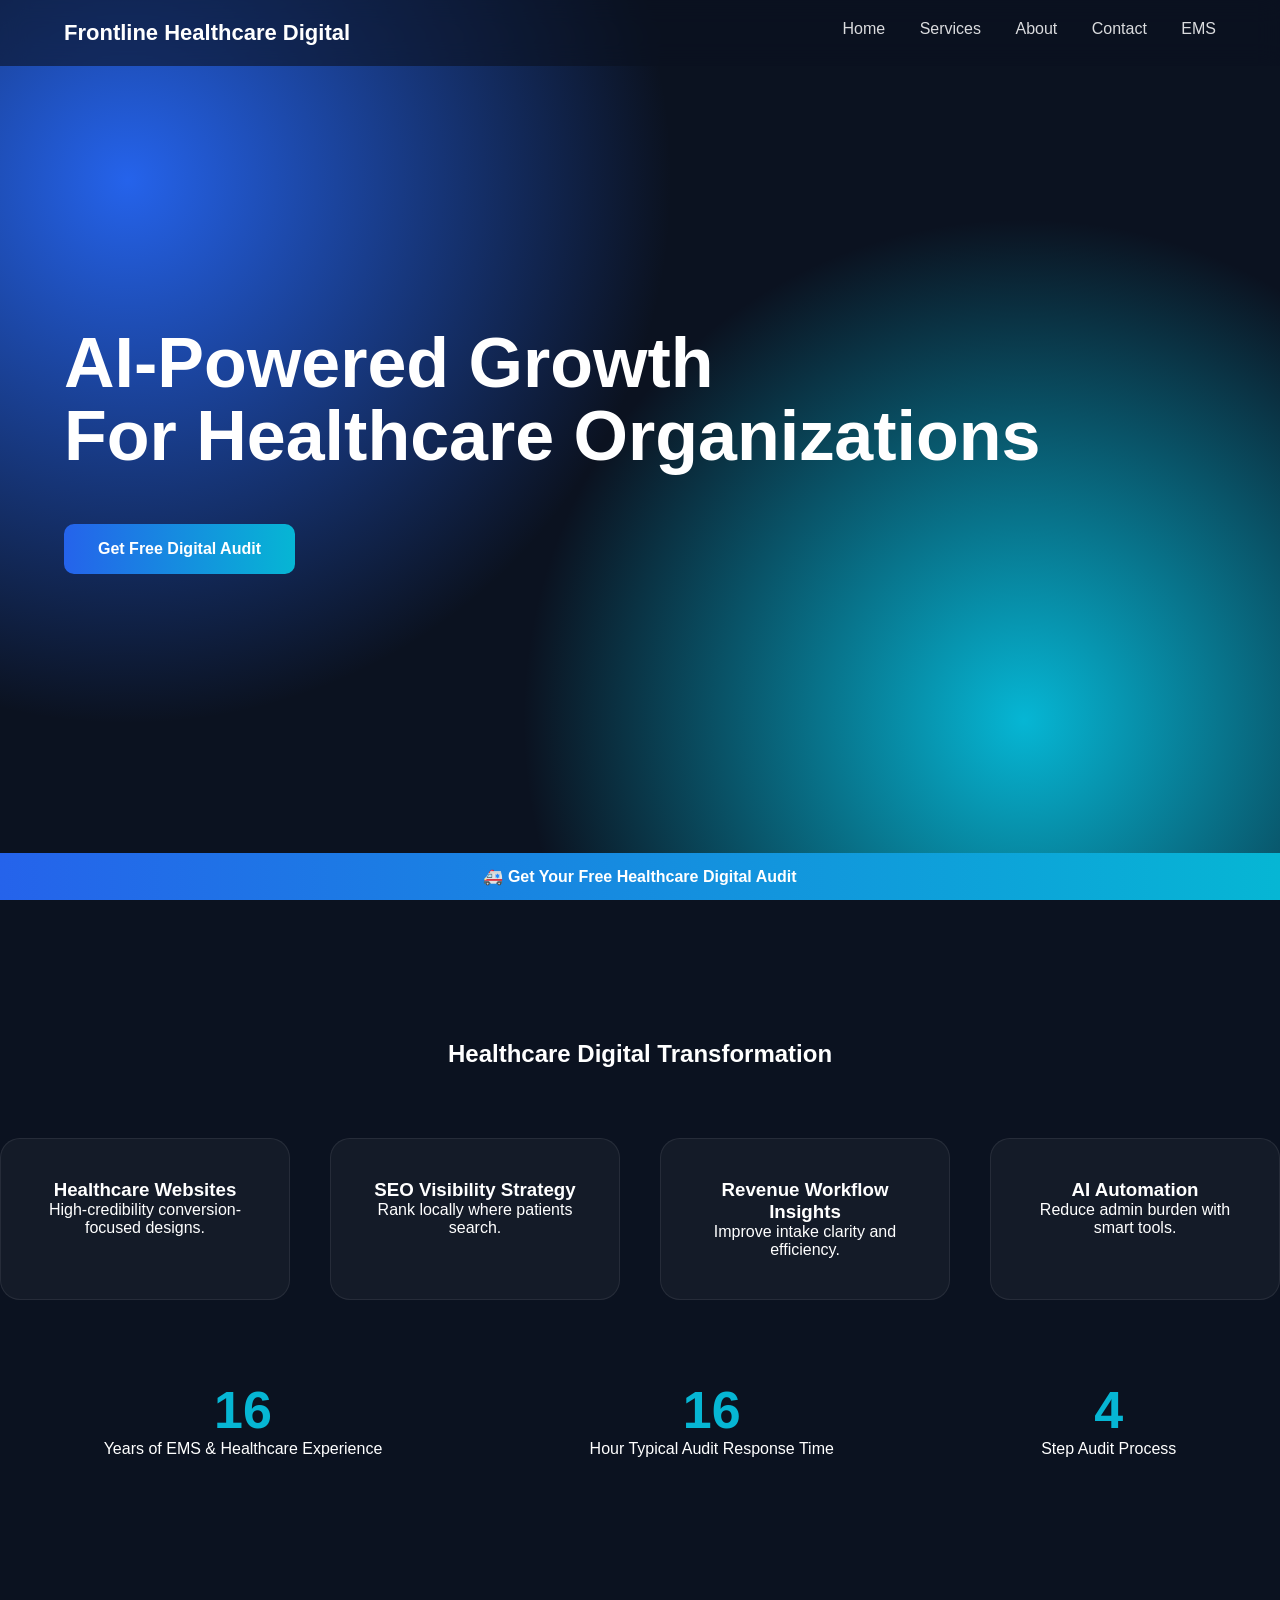
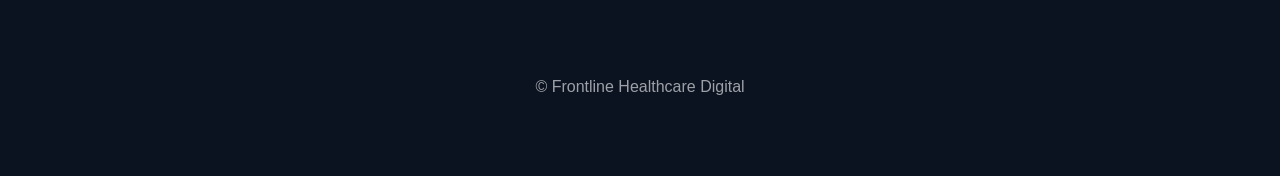
<file: index.html>
<!DOCTYPE html>
<html>
<head>
<title>Home | Frontline Healthcare Digital</title>
<link rel="stylesheet" href="style.css">
<script defer src="script.js"></script>
</head>

<body>

<nav>
<div class="container">
<span class="logo">Frontline Healthcare Digital</span>

<ul>
<li><a href="index.html">Home</a></li>
<li><a href="services.html">Services</a></li>
<li><a href="about.html">About</a></li>
<li><a href="contact.html">Contact</a></li>
 <li><a href="ems.html">EMS</a></li>
</ul>
</div>
</nav>

<section class="hero">
<div class="container">

<h1>AI-Powered Growth<br>For Healthcare Organizations</h1>

<a class="btn" href="contact.html">Get Free Digital Audit</a>

</div>
</section>

<section class="section center">

<h2>Healthcare Digital Transformation</h2>

<div class="services">

<div class="card">
<h3>Healthcare Websites</h3>
<p>High-credibility conversion-focused designs.</p>
</div>

<div class="card">
<h3>SEO Visibility Strategy</h3>
<p>Rank locally where patients search.</p>
</div>

<div class="card">
<h3>Revenue Workflow Insights</h3>
<p>Improve intake clarity and efficiency.</p>
</div>

<div class="card">
<h3>AI Automation</h3>
<p>Reduce admin burden with smart tools.</p>
</div>

</div>

<div class="metrics">

<div class="metric">
<h2 class="count" data-target="30">0</h2>
<p>Years of EMS & Healthcare Experience</p>
</div>

<div class="metric">
<h2 class="count" data-target="24">0</h2>
<p>Hour Typical Audit Response Time</p>
</div>

<div class="metric">
<h2 class="count" data-target="4">0</h2>
<p>Step Audit Process</p>
</div>

</div>

</section>

<footer>
© Frontline Healthcare Digital
</footer>

<div class="ribbon">
<a href="contact.html">🚑 Get Your Free Healthcare Digital Audit</a>
</div>

</body>
</html>
</file>
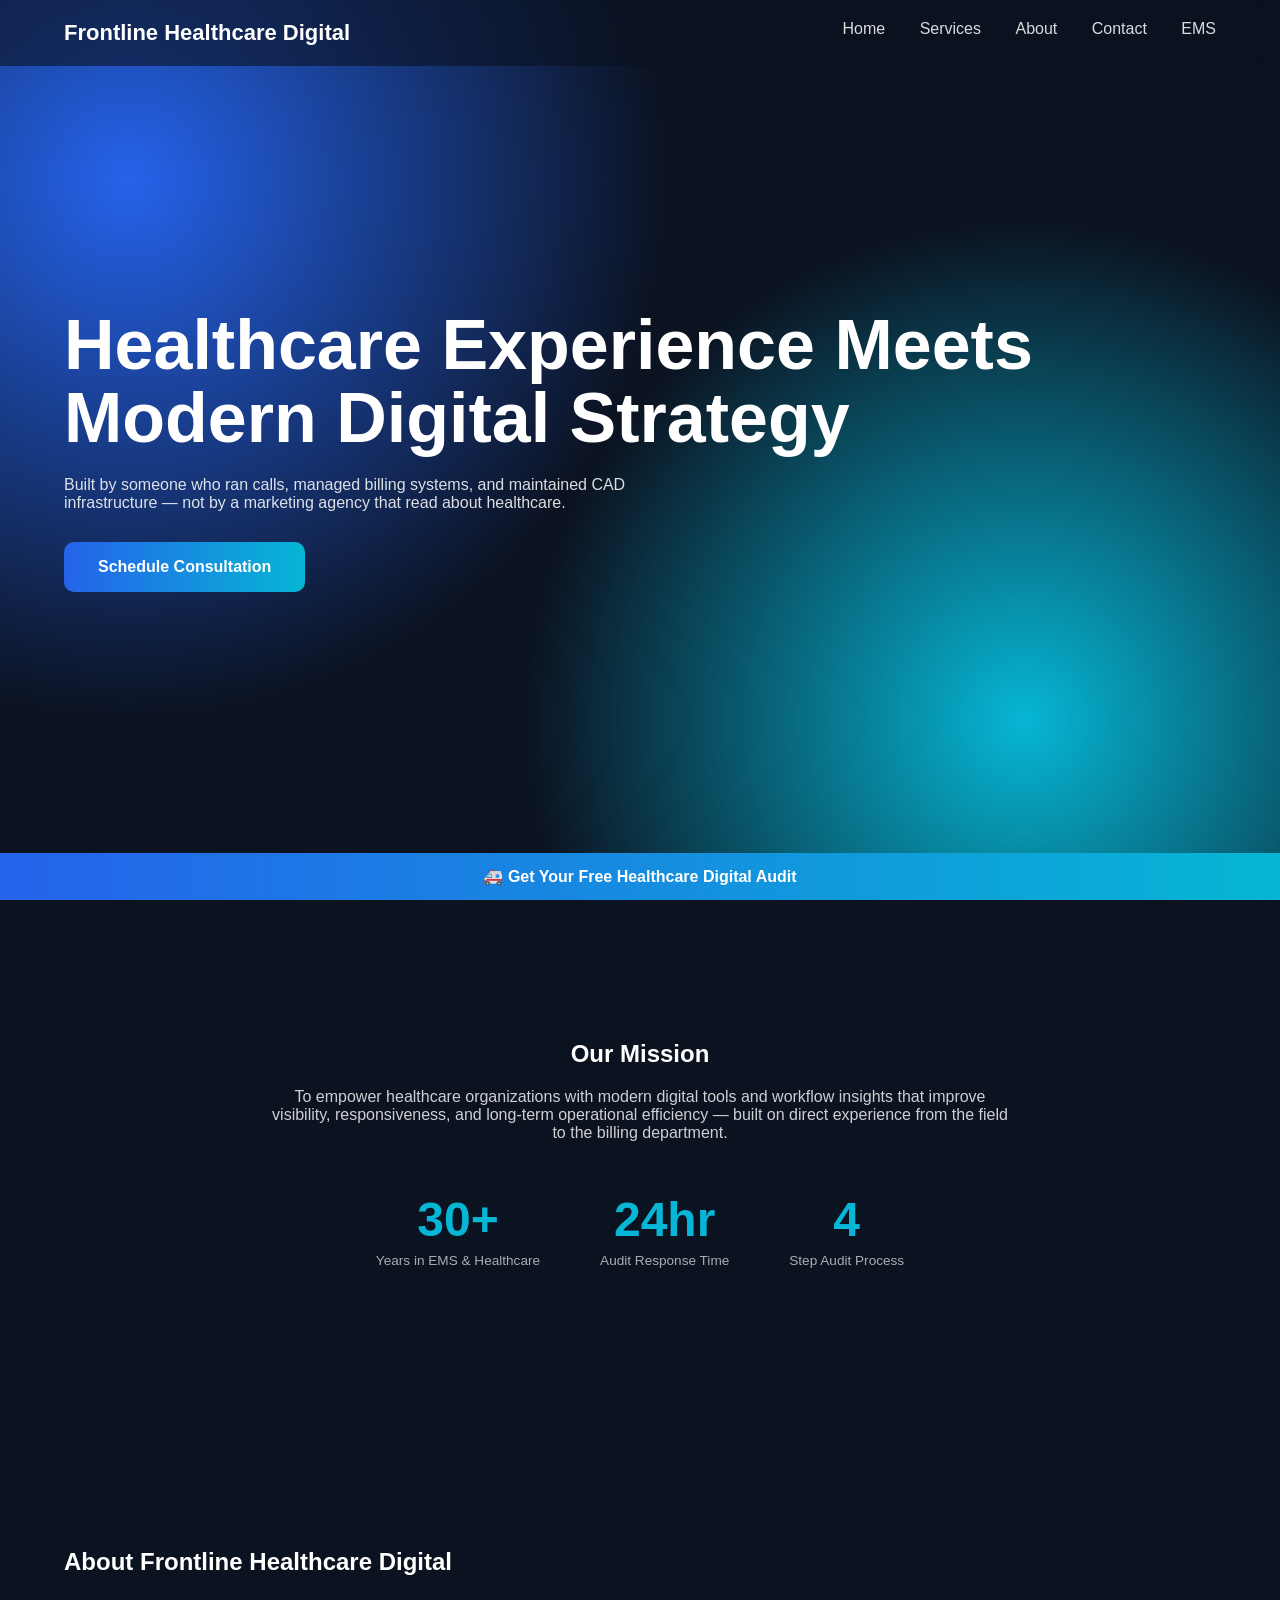
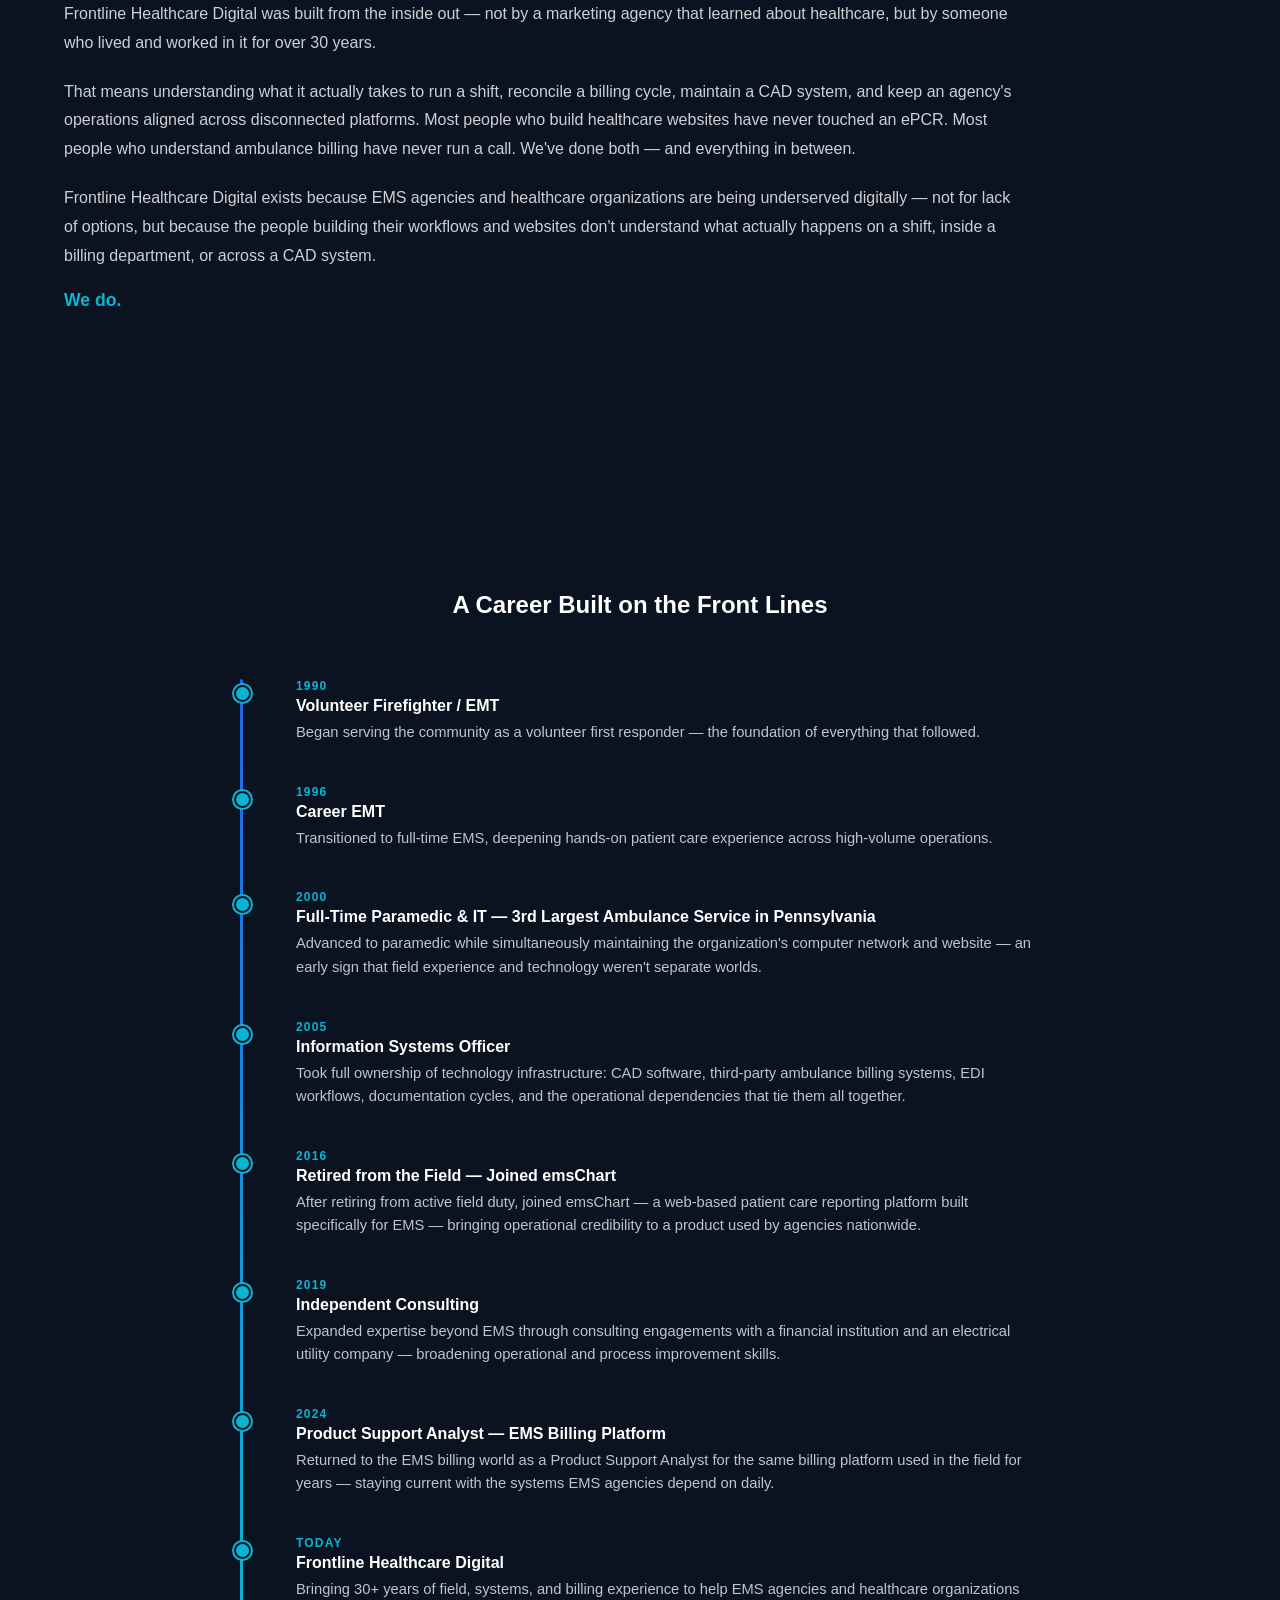
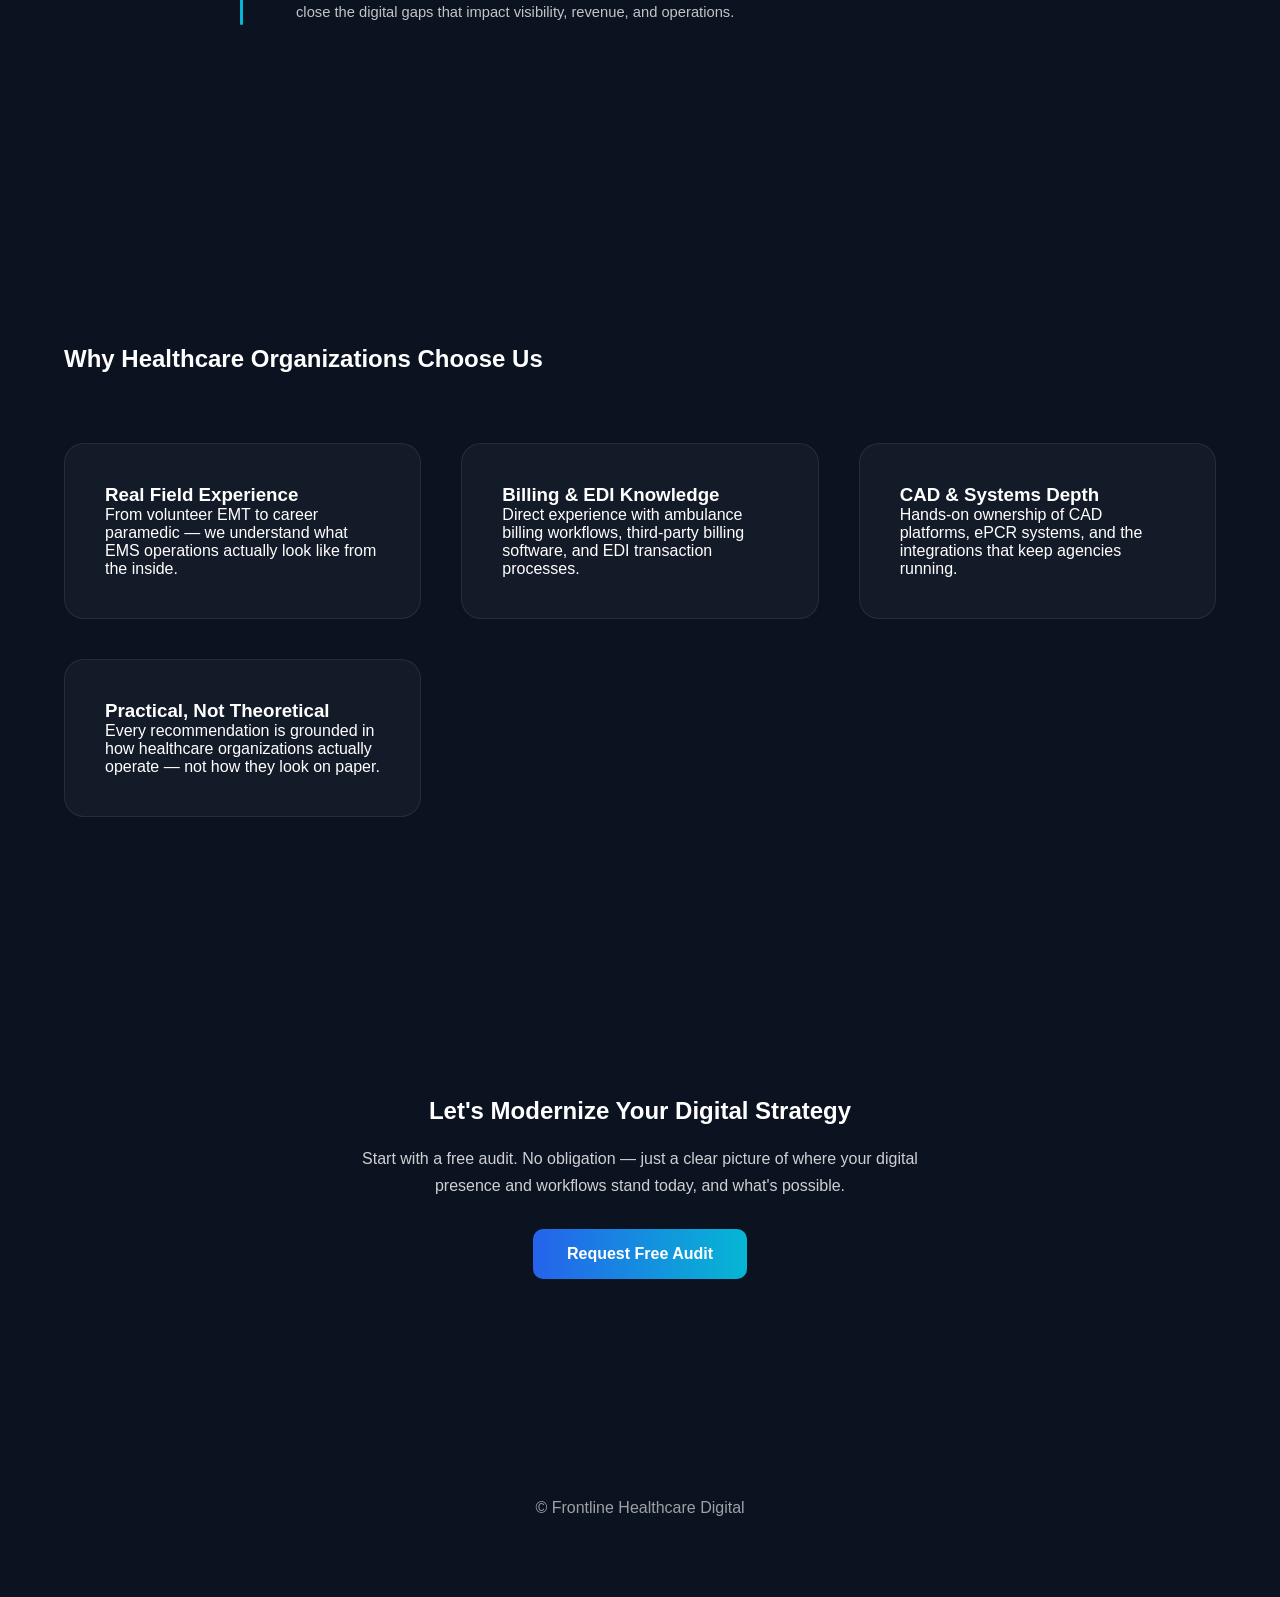
<file: about.html>
<!DOCTYPE html>
<html>
<head>
<title>About | Frontline Healthcare Digital</title>
<link rel="stylesheet" href="style.css">
<script defer src="script.js"></script>
<style>
/* TIMELINE */
.timeline {
  max-width: 800px;
  margin: 60px auto 0;
  position: relative;
  padding-left: 32px;
}

.timeline::before {
  content: '';
  position: absolute;
  left: 0;
  top: 0;
  bottom: 0;
  width: 3px;
  background: linear-gradient(to bottom, #2563eb, #06b6d4);
  border-radius: 3px;
}

.timeline-item {
  position: relative;
  margin-bottom: 40px;
  padding-left: 24px;
}

.timeline-item::before {
  content: '';
  position: absolute;
  left: -38px;
  top: 6px;
  width: 13px;
  height: 13px;
  border-radius: 50%;
  background: #06b6d4;
  border: 2px solid #0b1220;
  box-shadow: 0 0 0 2px #06b6d4;
}

.timeline-year {
  font-size: 0.75rem;
  font-weight: 700;
  letter-spacing: 0.1em;
  text-transform: uppercase;
  color: #06b6d4;
  margin-bottom: 4px;
}

.timeline-item h3 {
  font-size: 1rem;
  font-weight: 700;
  margin: 0 0 6px;
  color: white;
}

.timeline-item p {
  font-size: 0.92rem;
  opacity: 0.75;
  margin: 0;
  line-height: 1.6;
}

/* STAT STRIP */
.stat-strip {
  display: flex;
  flex-wrap: wrap;
  justify-content: center;
  gap: 60px;
  margin-top: 50px;
}

.stat-strip .stat h2 {
  font-size: 3rem;
  font-weight: 800;
  color: #06b6d4;
  margin: 0;
}

.stat-strip .stat p {
  font-size: 0.85rem;
  opacity: 0.65;
  margin: 6px 0 0;
}

@media(max-width: 700px) {
  .stat-strip { gap: 32px; }
  .timeline { padding-left: 24px; }
  .timeline-item { padding-left: 18px; }
  .timeline-item::before { left: -30px; }
}
</style>
</head>

<body>

<nav>
<div class="container">
<span class="logo">Frontline Healthcare Digital</span>
<ul>
<li><a href="index.html">Home</a></li>
<li><a href="services.html">Services</a></li>
<li><a href="about.html">About</a></li>
<li><a href="contact.html">Contact</a></li>
<li><a href="ems.html">EMS</a></li>
</ul>
</div>
</nav>

<!-- HERO -->
<section class="hero">
<div class="container">
<h1>Healthcare Experience Meets<br>Modern Digital Strategy</h1>
<p style="max-width:650px;opacity:.85;margin-top:16px;">
Built by someone who ran calls, managed billing systems, and maintained CAD infrastructure —
not by a marketing agency that read about healthcare.
</p>
<a class="btn" href="contact.html">Schedule Consultation</a>
</div>
</section>

<!-- MISSION + STATS -->
<section class="section center">
<div class="container">

<h2>Our Mission</h2>
<p style="max-width:750px;margin:20px auto 0;opacity:.8;">
To empower healthcare organizations with modern digital tools and workflow insights that improve visibility,
responsiveness, and long-term operational efficiency — built on direct experience from the field to the billing department.
</p>

<div class="stat-strip">
  <div class="stat">
    <h2>30+</h2>
    <p>Years in EMS & Healthcare</p>
  </div>
  <div class="stat">
    <h2>24hr</h2>
    <p>Audit Response Time</p>
  </div>
  <div class="stat">
    <h2>4</h2>
    <p>Step Audit Process</p>
  </div>
</div>

</div>
</section>

<!-- FOUNDER STORY -->
<section class="section left">
<div class="container">

<h2>About Frontline Healthcare Digital</h2>

<p style="max-width:950px;opacity:.8;margin-top:24px;line-height:1.8;">
Frontline Healthcare Digital was built from the inside out — not by a marketing agency that learned about healthcare,
but by someone who lived and worked in it for over 30 years.
</p>

<p style="max-width:950px;opacity:.8;margin-top:20px;line-height:1.8;">
That means understanding what it actually takes to run a shift, reconcile a billing cycle, maintain a CAD system,
and keep an agency's operations aligned across disconnected platforms. Most people who build healthcare websites
have never touched an ePCR. Most people who understand ambulance billing have never run a call.
We've done both — and everything in between.
</p>

<p style="max-width:950px;opacity:.8;margin-top:20px;line-height:1.8;">
Frontline Healthcare Digital exists because EMS agencies and healthcare organizations are being underserved digitally —
not for lack of options, but because the people building their workflows and websites don't understand
what actually happens on a shift, inside a billing department, or across a CAD system.
</p>

<p style="max-width:950px;margin-top:20px;font-weight:700;font-size:1.1rem;color:#06b6d4;">
We do.
</p>

</div>
</section>

<!-- TIMELINE -->
<section class="section">
<div class="container">

<h2 style="text-align:center;">A Career Built on the Front Lines</h2>

<div class="timeline">

  <div class="timeline-item">
    <div class="timeline-year">1990</div>
    <h3>Volunteer Firefighter / EMT</h3>
    <p>Began serving the community as a volunteer first responder — the foundation of everything that followed.</p>
  </div>

  <div class="timeline-item">
    <div class="timeline-year">1996</div>
    <h3>Career EMT</h3>
    <p>Transitioned to full-time EMS, deepening hands-on patient care experience across high-volume operations.</p>
  </div>

  <div class="timeline-item">
    <div class="timeline-year">2000</div>
    <h3>Full-Time Paramedic & IT — 3rd Largest Ambulance Service in Pennsylvania</h3>
    <p>Advanced to paramedic while simultaneously maintaining the organization's computer network and website —
    an early sign that field experience and technology weren't separate worlds.</p>
  </div>

  <div class="timeline-item">
    <div class="timeline-year">2005</div>
    <h3>Information Systems Officer</h3>
    <p>Took full ownership of technology infrastructure: CAD software, third-party ambulance billing systems,
    EDI workflows, documentation cycles, and the operational dependencies that tie them all together.</p>
  </div>

  <div class="timeline-item">
    <div class="timeline-year">2016</div>
    <h3>Retired from the Field — Joined emsChart</h3>
    <p>After retiring from active field duty, joined emsChart — a web-based patient care reporting platform
    built specifically for EMS — bringing operational credibility to a product used by agencies nationwide.</p>
  </div>

  <div class="timeline-item">
    <div class="timeline-year">2019</div>
    <h3>Independent Consulting</h3>
    <p>Expanded expertise beyond EMS through consulting engagements with a financial institution
    and an electrical utility company — broadening operational and process improvement skills.</p>
  </div>

  <div class="timeline-item">
    <div class="timeline-year">2024</div>
    <h3>Product Support Analyst — EMS Billing Platform</h3>
    <p>Returned to the EMS billing world as a Product Support Analyst for the same billing platform
    used in the field for years — staying current with the systems EMS agencies depend on daily.</p>
  </div>

  <div class="timeline-item">
    <div class="timeline-year">Today</div>
    <h3>Frontline Healthcare Digital</h3>
    <p>Bringing 30+ years of field, systems, and billing experience to help EMS agencies and
    healthcare organizations close the digital gaps that impact visibility, revenue, and operations.</p>
  </div>

</div>

</div>
</section>

<!-- DIFFERENTIATORS -->
<section class="section">
<div class="container">

<h2>Why Healthcare Organizations Choose Us</h2>

<div class="services">

<div class="card">
<h3>Real Field Experience</h3>
<p>From volunteer EMT to career paramedic — we understand what EMS operations actually look like from the inside.</p>
</div>

<div class="card">
<h3>Billing & EDI Knowledge</h3>
<p>Direct experience with ambulance billing workflows, third-party billing software, and EDI transaction processes.</p>
</div>

<div class="card">
<h3>CAD & Systems Depth</h3>
<p>Hands-on ownership of CAD platforms, ePCR systems, and the integrations that keep agencies running.</p>
</div>

<div class="card">
<h3>Practical, Not Theoretical</h3>
<p>Every recommendation is grounded in how healthcare organizations actually operate — not how they look on paper.</p>
</div>

</div>

</div>
</section>

<!-- CTA -->
<section class="section center">
<div class="container">

<h2>Let's Modernize Your Digital Strategy</h2>

<p style="max-width:600px;margin:20px auto 0;opacity:.8;line-height:1.7;">
Start with a free audit. No obligation — just a clear picture of where your digital presence
and workflows stand today, and what's possible.
</p>

<a class="btn" href="contact.html">Request Free Audit</a>

</div>
</section>

<footer>
© Frontline Healthcare Digital
</footer>

<div class="ribbon">
<a href="contact.html">🚑 Get Your Free Healthcare Digital Audit</a>
</div>

</body>
</html>
</file>
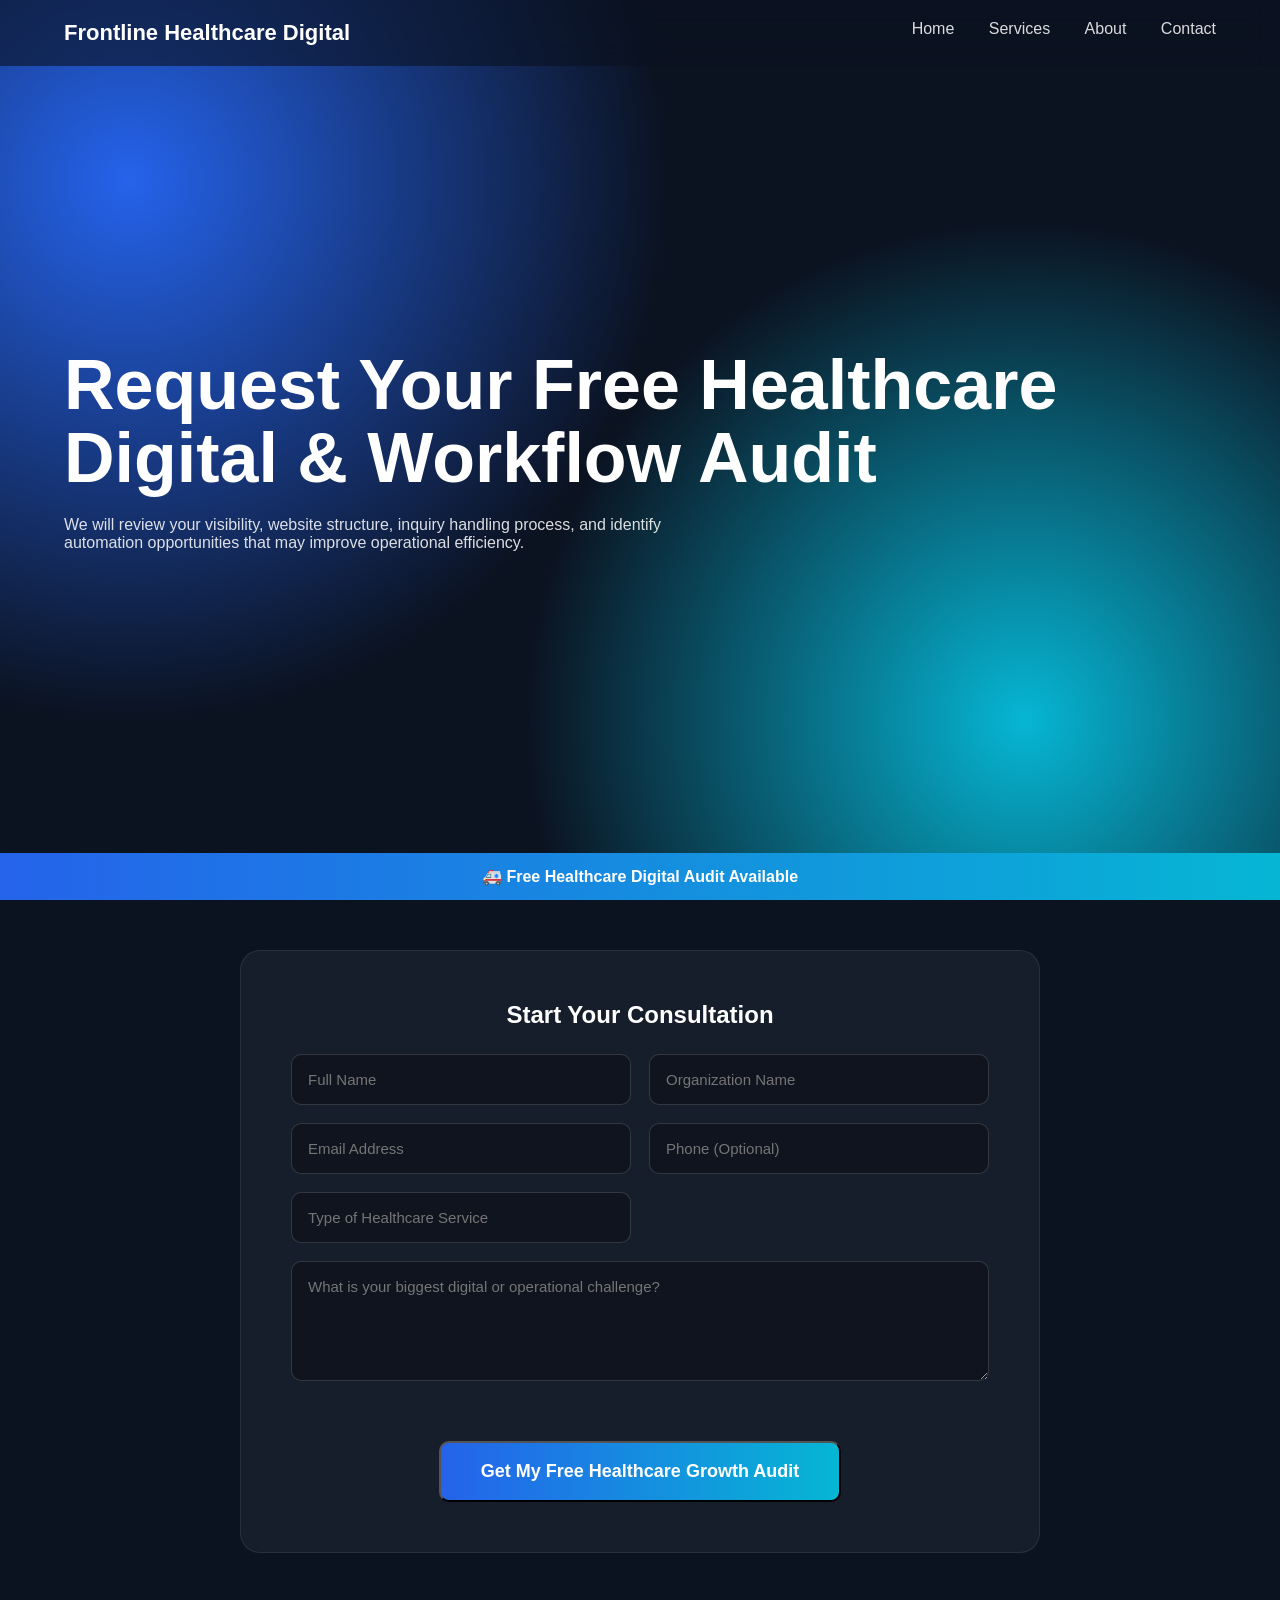
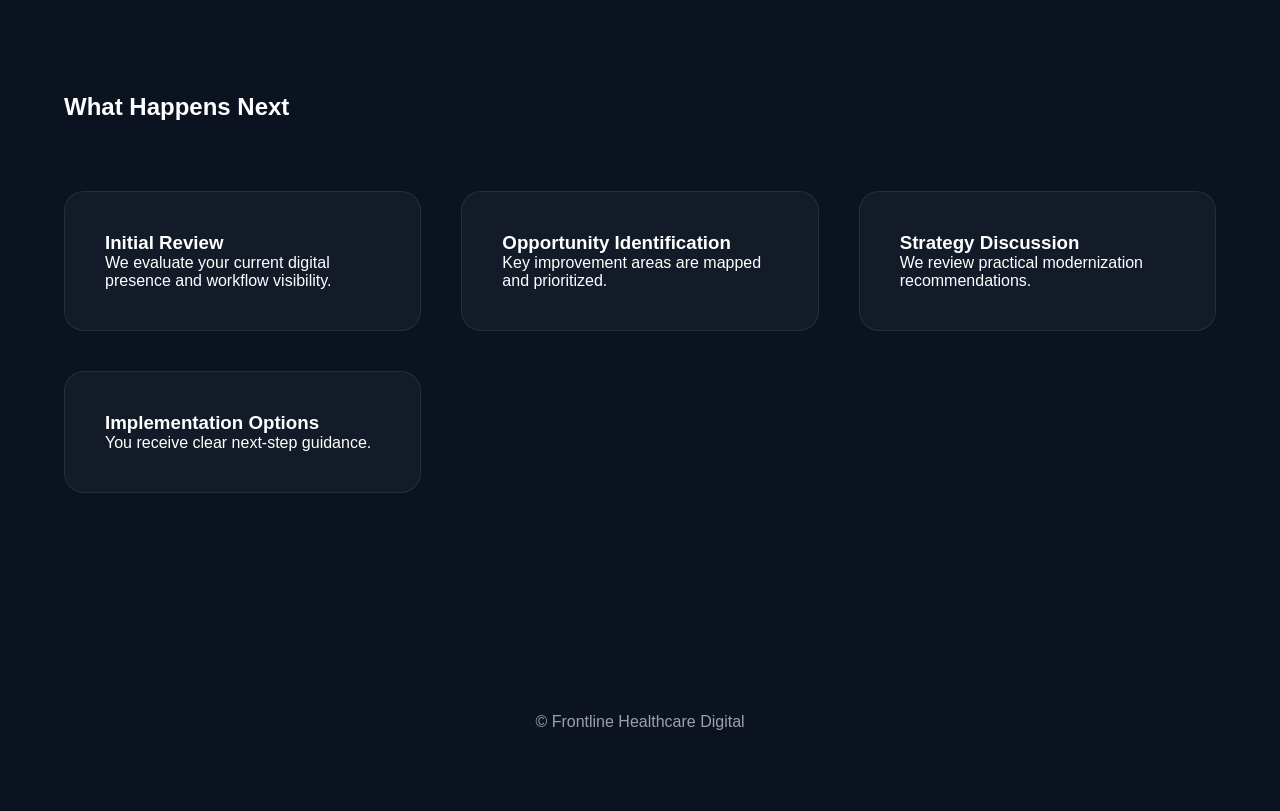
<file: contact.html>
<!DOCTYPE html>
<html>
<head>
<title>Contact | Frontline Healthcare Digital</title>
<link rel="stylesheet" href="style.css">
<script defer src="script.js"></script>
</head>

<body>

<nav>
<div class="container">
<span class="logo">Frontline Healthcare Digital</span>

<ul>
<li><a href="index.html">Home</a></li>
<li><a href="services.html">Services</a></li>
<li><a href="about.html">About</a></li>
<li><a href="contact.html">Contact</a></li>
</ul>
</div>
</nav>

<!-- HERO -->

<section class="hero">
<div class="container">

<h1>Request Your Free Healthcare<br>Digital & Workflow Audit</h1>

<p style="max-width:650px;opacity:.85;">
We will review your visibility, website structure, inquiry handling process,
and identify automation opportunities that may improve operational efficiency.
</p>

</div>
</section>

<form id="contactForm" action="https://formspree.io/f/xojpqqry" method="POST">

<input type="hidden" name="_redirect" value="https://frontlinehealthdigital.com/thankyou.html">
<input type="hidden" name="_subject" value="New Healthcare Consultation Lead">

<div class="contact-card">

<h2 style="text-align:center;">Start Your Consultation</h2>

<div class="form-grid">

<input name="name" placeholder="Full Name" required>
<input name="organization" placeholder="Organization Name">

<input name="email" type="email" placeholder="Email Address" required>
<input name="phone" placeholder="Phone (Optional)">

<input name="service" placeholder="Type of Healthcare Service">

<textarea name="challenge" placeholder="What is your biggest digital or operational challenge?"></textarea>

</div>

<div class="form-button">
<button class="btn" type="submit">
Get My Free Healthcare Growth Audit
</button>
</div>

</div>

</form>

</div>

</section>

<!-- TRUST REINFORCER -->

<section class="section">

<div class="container">

<h2>What Happens Next</h2>

<div class="services">

<div class="card">
<h3>Initial Review</h3>
<p>We evaluate your current digital presence and workflow visibility.</p>
</div>

<div class="card">
<h3>Opportunity Identification</h3>
<p>Key improvement areas are mapped and prioritized.</p>
</div>

<div class="card">
<h3>Strategy Discussion</h3>
<p>We review practical modernization recommendations.</p>
</div>

<div class="card">
<h3>Implementation Options</h3>
<p>You receive clear next-step guidance.</p>
</div>

</div>

</div>

</section>

<footer>
© Frontline Healthcare Digital
</footer>

<div class="ribbon">
<a href="#">🚑 Free Healthcare Digital Audit Available</a>
</div>

<script>
const form = document.getElementById("contactForm");

form.addEventListener("submit", async function(e){
e.preventDefault();

const data = new FormData(form);

const response = await fetch(form.action, {
method: "POST",
body: data,
headers: {
'Accept': 'application/json'
}
});

if(response.ok){
window.location.href = "/thankyou.html";
} else {
alert("Submission failed. Please try again.");
}
});
</script>

</body>
</html>
</file>
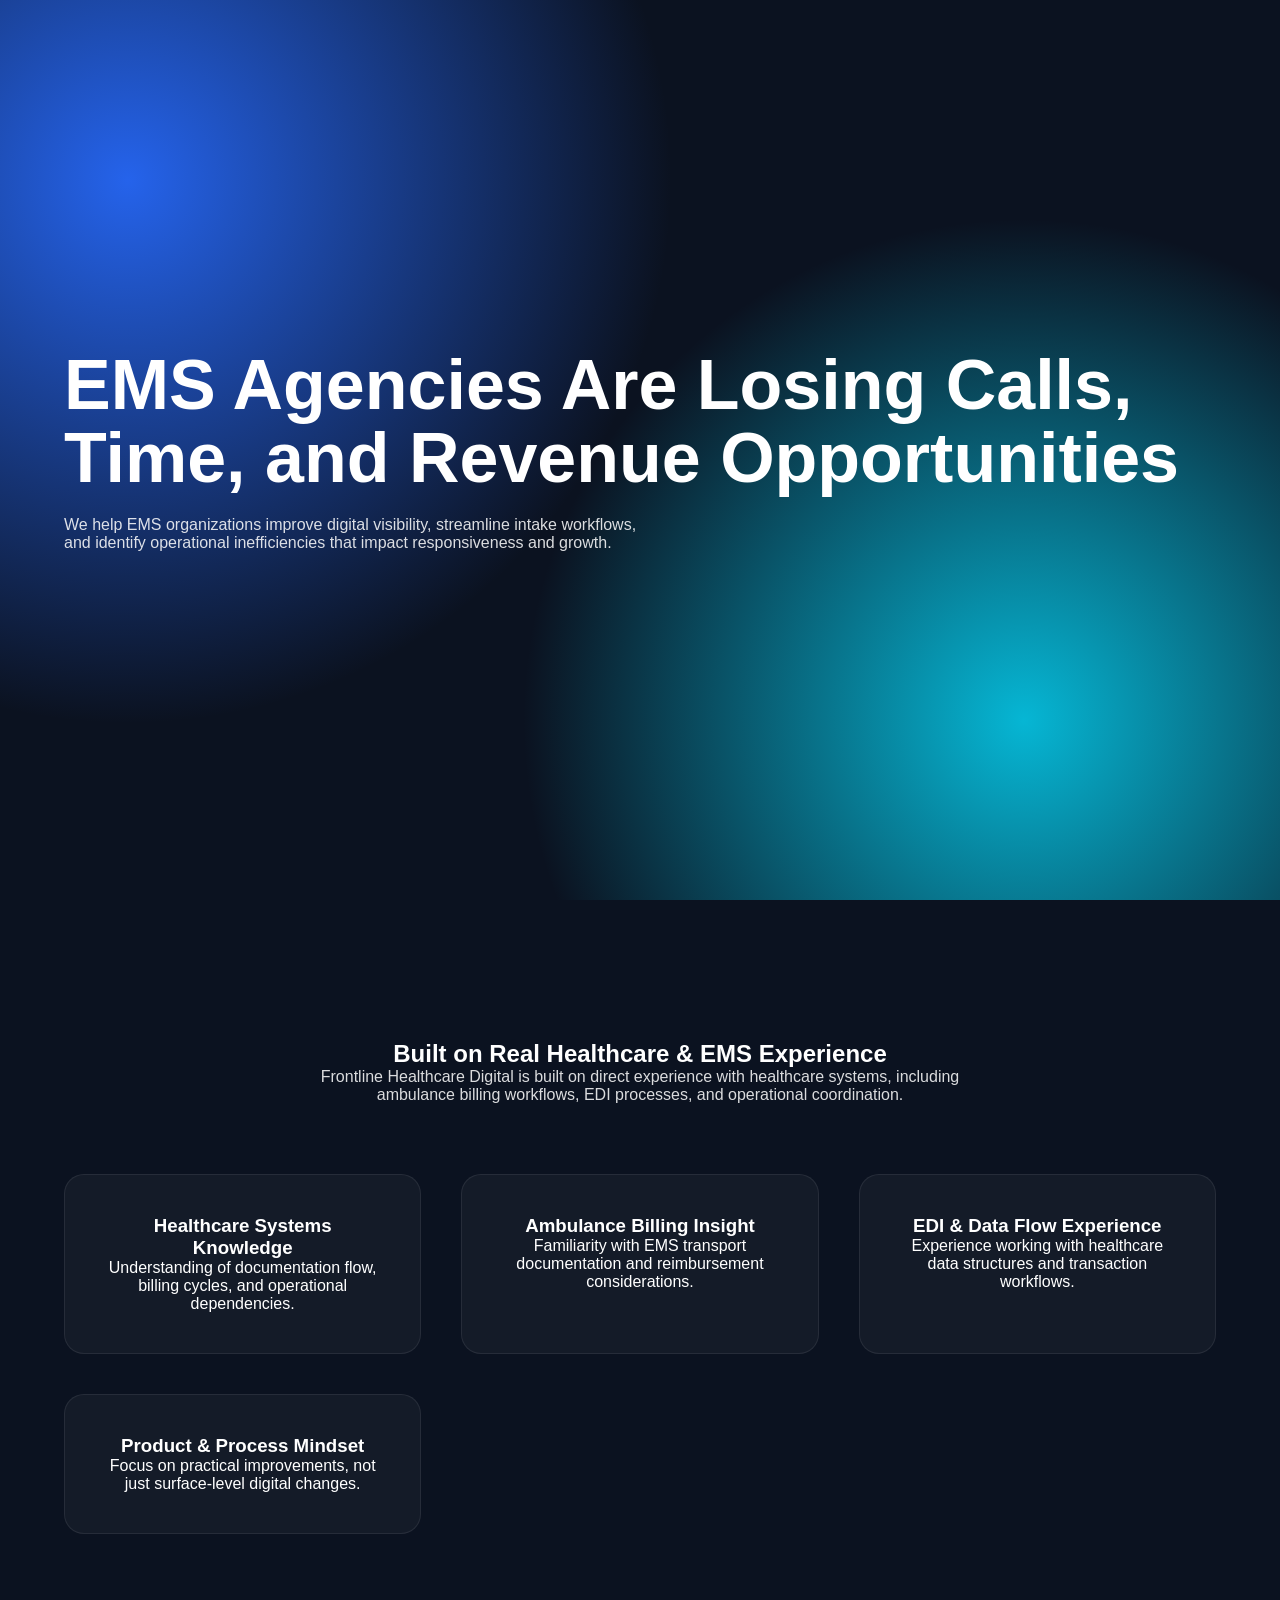
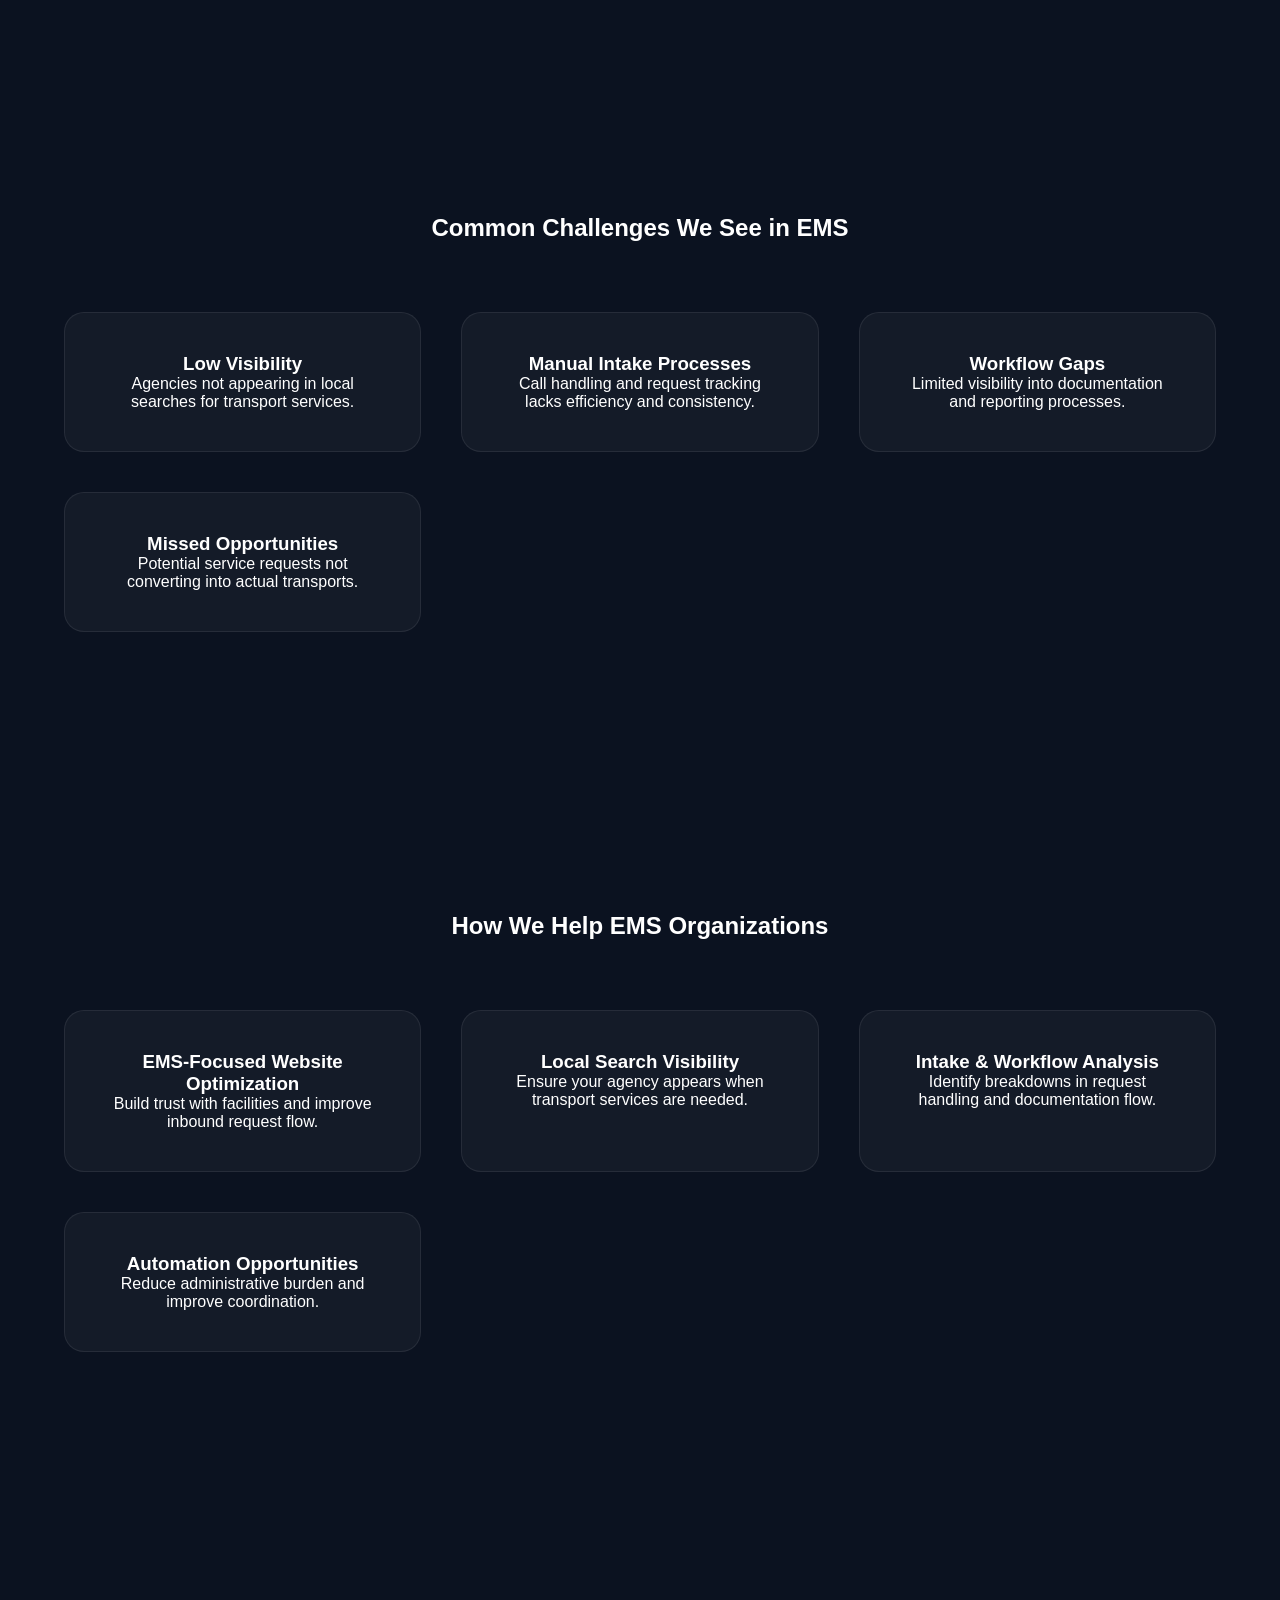
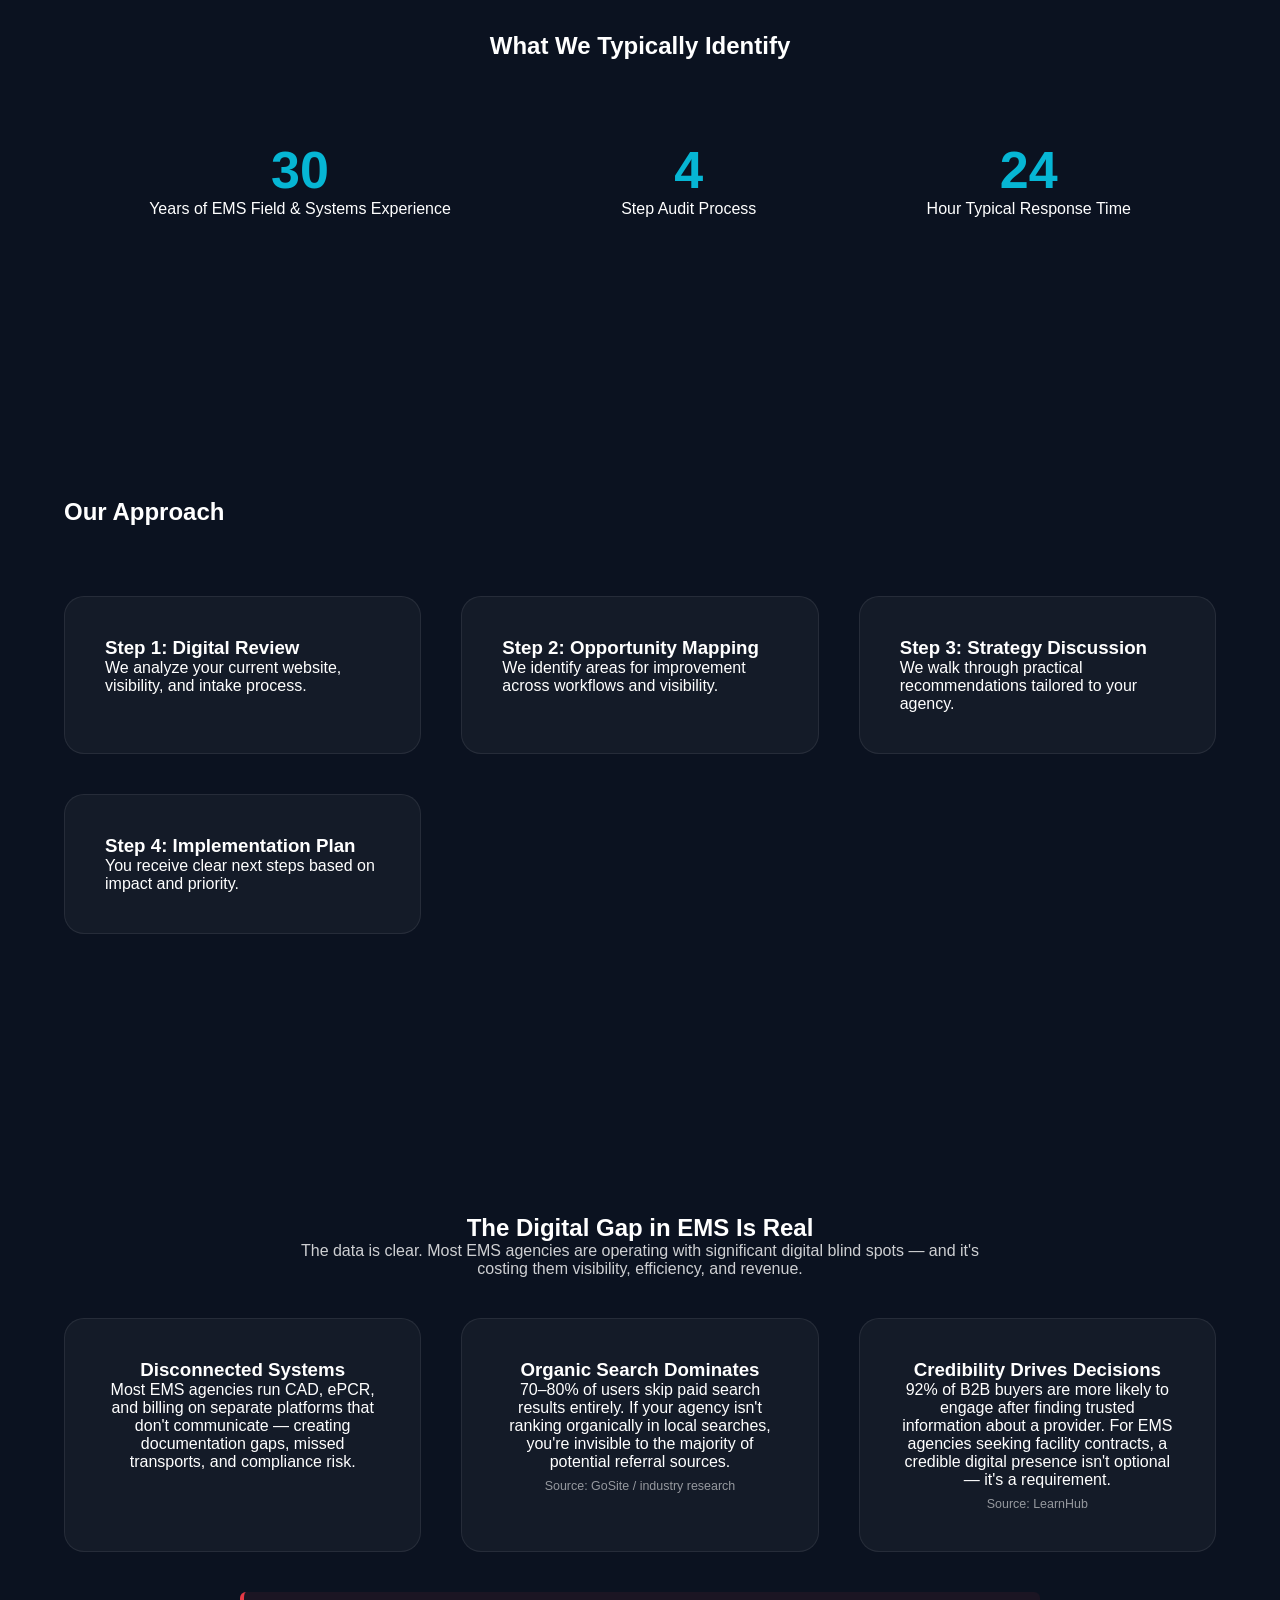
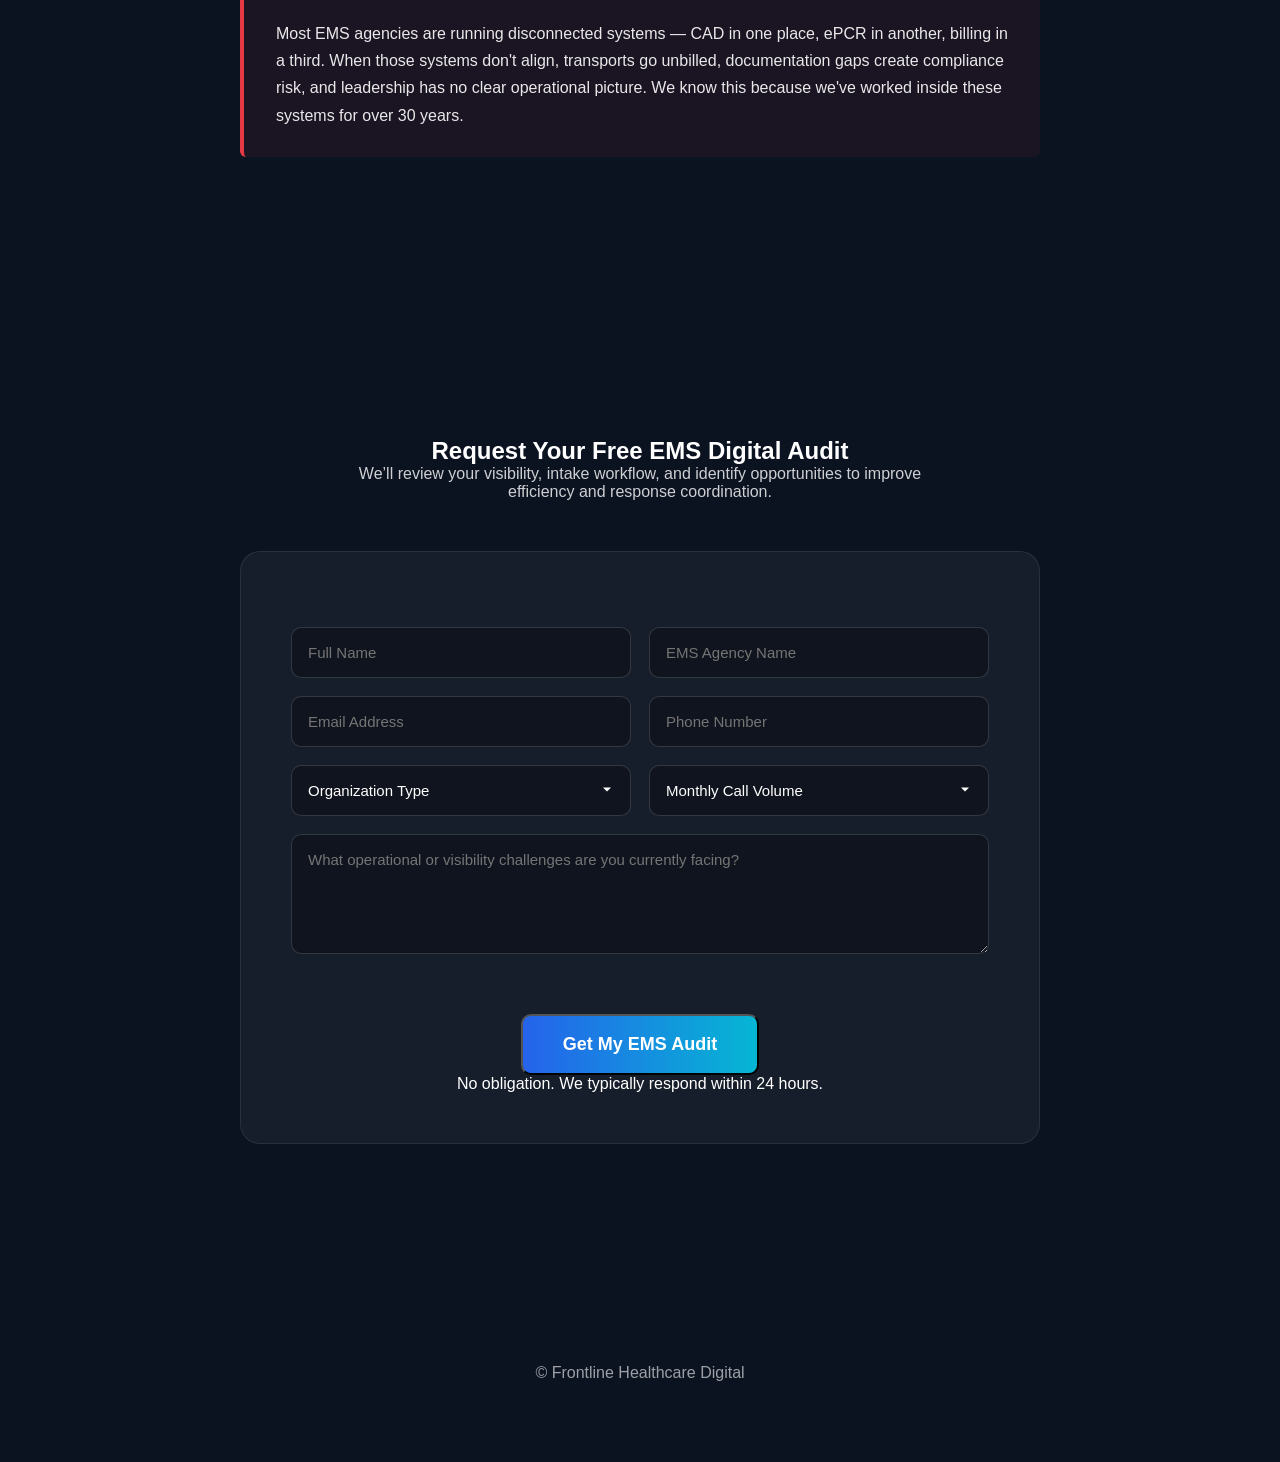
<file: ems.html>
<!DOCTYPE html>
<html>
<head>
<title>EMS | EMS Digital Optimization | Frontline Healthcare Digital</title>
<link rel="stylesheet" href="style.css">
<script defer src="script.js"></script>
</head>

<body>

<!-- HERO -->

<section class="hero">
<div class="container">

<h1>EMS Agencies Are Losing Calls,<br>Time, and Revenue Opportunities</h1>

<p style="max-width:600px;opacity:.85;">
We help EMS organizations improve digital visibility, streamline intake workflows,
and identify operational inefficiencies that impact responsiveness and growth.
</p>

</div>
</section>
<section class="section center">

<div class="container">

<h2>Built on Real Healthcare & EMS Experience</h2>

<p style="max-width:700px;margin:auto;opacity:.85;">
Frontline Healthcare Digital is built on direct experience with healthcare systems,
including ambulance billing workflows, EDI processes, and operational coordination.
</p>

<div class="services">

<div class="card">
<h3>Healthcare Systems Knowledge</h3>
<p>Understanding of documentation flow, billing cycles, and operational dependencies.</p>
</div>

<div class="card">
<h3>Ambulance Billing Insight</h3>
<p>Familiarity with EMS transport documentation and reimbursement considerations.</p>
</div>

<div class="card">
<h3>EDI & Data Flow Experience</h3>
<p>Experience working with healthcare data structures and transaction workflows.</p>
</div>

<div class="card">
<h3>Product & Process Mindset</h3>
<p>Focus on practical improvements, not just surface-level digital changes.</p>
</div>

</div>

</div>

</section>
  
<!-- PAIN POINTS -->

<section class="section center">

<div class="container">

<h2>Common Challenges We See in EMS</h2>

<div class="services">

<div class="card">
<h3>Low Visibility</h3>
<p>Agencies not appearing in local searches for transport services.</p>
</div>

<div class="card">
<h3>Manual Intake Processes</h3>
<p>Call handling and request tracking lacks efficiency and consistency.</p>
</div>

<div class="card">
<h3>Workflow Gaps</h3>
<p>Limited visibility into documentation and reporting processes.</p>
</div>

<div class="card">
<h3>Missed Opportunities</h3>
<p>Potential service requests not converting into actual transports.</p>
</div>

</div>

</div>

</section>

<!-- SOLUTIONS -->

<section class="section center">

<div class="container">

<h2>How We Help EMS Organizations</h2>

<div class="services">

<div class="card">
<h3>EMS-Focused Website Optimization</h3>
<p>Build trust with facilities and improve inbound request flow.</p>
</div>

<div class="card">
<h3>Local Search Visibility</h3>
<p>Ensure your agency appears when transport services are needed.</p>
</div>

<div class="card">
<h3>Intake & Workflow Analysis</h3>
<p>Identify breakdowns in request handling and documentation flow.</p>
</div>

<div class="card">
<h3>Automation Opportunities</h3>
<p>Reduce administrative burden and improve coordination.</p>
</div>

</div>

</div>

</section>

<!-- METRICS -->

<section class="section center">

<div class="container">

<h2>What We Typically Identify</h2>

<div class="metrics">

<div class="metric">
<h2 class="count" data-target="30">0</h2>
<p>Years of EMS Field & Systems Experience</p>
</div>

<div class="metric">
<h2 class="count" data-target="4">0</h2>
<p>Step Audit Process</p>
</div>

<div class="metric">
<h2 class="count" data-target="24">0</h2>
<p>Hour Typical Response Time</p>
</div>

</div>

</div>

</section>

<!-- PROCESS -->

<section class="section">

<div class="container">

<h2>Our Approach</h2>

<div class="services">

<div class="card">
<h3>Step 1: Digital Review</h3>
<p>We analyze your current website, visibility, and intake process.</p>
</div>

<div class="card">
<h3>Step 2: Opportunity Mapping</h3>
<p>We identify areas for improvement across workflows and visibility.</p>
</div>

<div class="card">
<h3>Step 3: Strategy Discussion</h3>
<p>We walk through practical recommendations tailored to your agency.</p>
</div>

<div class="card">
<h3>Step 4: Implementation Plan</h3>
<p>You receive clear next steps based on impact and priority.</p>
</div>

</div>

</div>

</section>

<section class="section center">

<div class="container">

<h2>The Digital Gap in EMS Is Real</h2>

<p style="max-width:700px;margin:auto;opacity:.8;">
The data is clear. Most EMS agencies are operating with significant digital blind spots —
and it's costing them visibility, efficiency, and revenue.
</p>

<div class="services" style="margin-top:40px;">

<div class="card">
<h3>Disconnected Systems</h3>
<p>Most EMS agencies run CAD, ePCR, and billing on separate platforms that don't communicate —
creating documentation gaps, missed transports, and compliance risk.</p>
</div>

<div class="card">
<h3>Organic Search Dominates</h3>
<p>70–80% of users skip paid search results entirely. If your agency isn't ranking organically
in local searches, you're invisible to the majority of potential referral sources.</p>
<p style="font-size:0.78rem;opacity:0.55;margin-top:8px;">Source: GoSite / industry research</p>
</div>

<div class="card">
<h3>Credibility Drives Decisions</h3>
<p>92% of B2B buyers are more likely to engage after finding trusted information about a provider.
For EMS agencies seeking facility contracts, a credible digital presence isn't optional — it's a requirement.</p>
<p style="font-size:0.78rem;opacity:0.55;margin-top:8px;">Source: LearnHub</p>
</div>

</div>

<div class="callout" style="max-width:800px;margin:40px auto 0;padding:28px 32px;background:rgba(230,57,70,0.07);border-left:4px solid #e63946;border-radius:6px;text-align:left;">
<p style="margin:0;opacity:0.9;line-height:1.7;">
Most EMS agencies are running disconnected systems — CAD in one place, ePCR in another, billing in a third.
When those systems don't align, transports go unbilled, documentation gaps create compliance risk,
and leadership has no clear operational picture. We know this because we've worked inside these systems
for over 30 years.
</p>
</div>

</div>

</section>
  
  
<!-- CTA -->
  
<section class="section center">

<div class="container">

<h2>Request Your Free EMS Digital Audit</h2>

<p style="max-width:600px;margin:auto;opacity:.8;">
We’ll review your visibility, intake workflow, and identify opportunities to improve efficiency and response coordination.
</p>

<form id="emsForm" action="https://formspree.io/f/xojpqqry" method="POST">

<input type="hidden" name="_subject" value="New EMS Audit Lead">

<div class="contact-card">

<div class="form-grid">

<input name="name" placeholder="Full Name" required>
<input name="agency" placeholder="EMS Agency Name" required>

<input name="email" type="email" placeholder="Email Address" required>
<input name="phone" placeholder="Phone Number">

<select name="organization_type" required>
<option value="">Organization Type</option>
<option>Municipal EMS</option>
<option>Private Ambulance Service</option>
<option>Hospital-Based EMS</option>
<option>Medical Transport Company</option>
</select>

<select name="call_volume">
<option value="">Monthly Call Volume</option>
<option>0–100</option>
<option>100–300</option>
<option>300–700</option>
<option>700+</option>
</select>

<textarea name="challenge" placeholder="What operational or visibility challenges are you currently facing?" required></textarea>

</div>

<div class="form-button">
<button class="btn" type="submit">
Get My EMS Audit
</button>
  
  <p class="form-note">
No obligation. We typically respond within 24 hours.
</p>
  
</div>

</div>

</form>

</div>

</section>
<footer>
© Frontline Healthcare Digital
</footer>
<script>
const form = document.getElementById("emsForm");

form.addEventListener("submit", async function(e){
e.preventDefault();

const data = new FormData(form);

const response = await fetch(form.action, {
method: "POST",
body: data,
headers: {
'Accept': 'application/json'
}
});

if(response.ok){
window.location.href = "/thankyou.html";
} else {
alert("Submission failed. Please try again.");
}
});
</script>
</body>
</html>
</file>
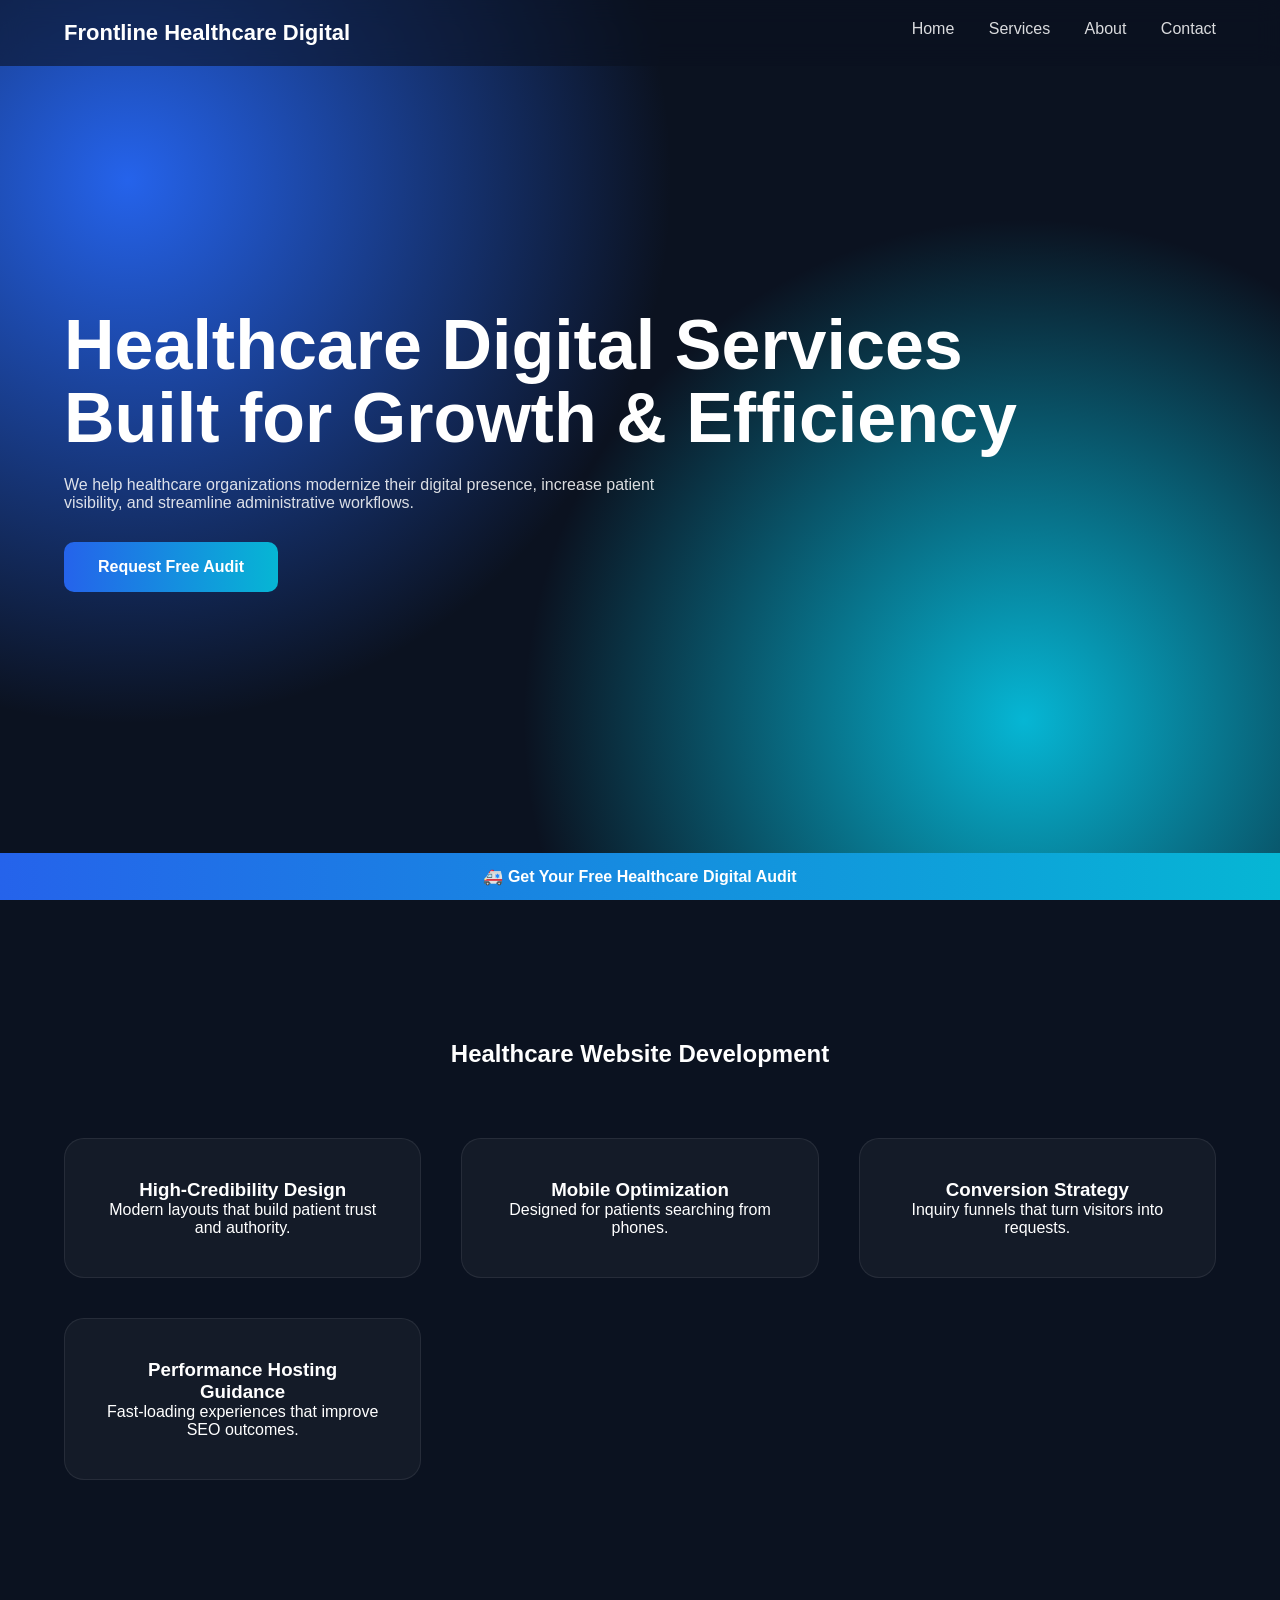
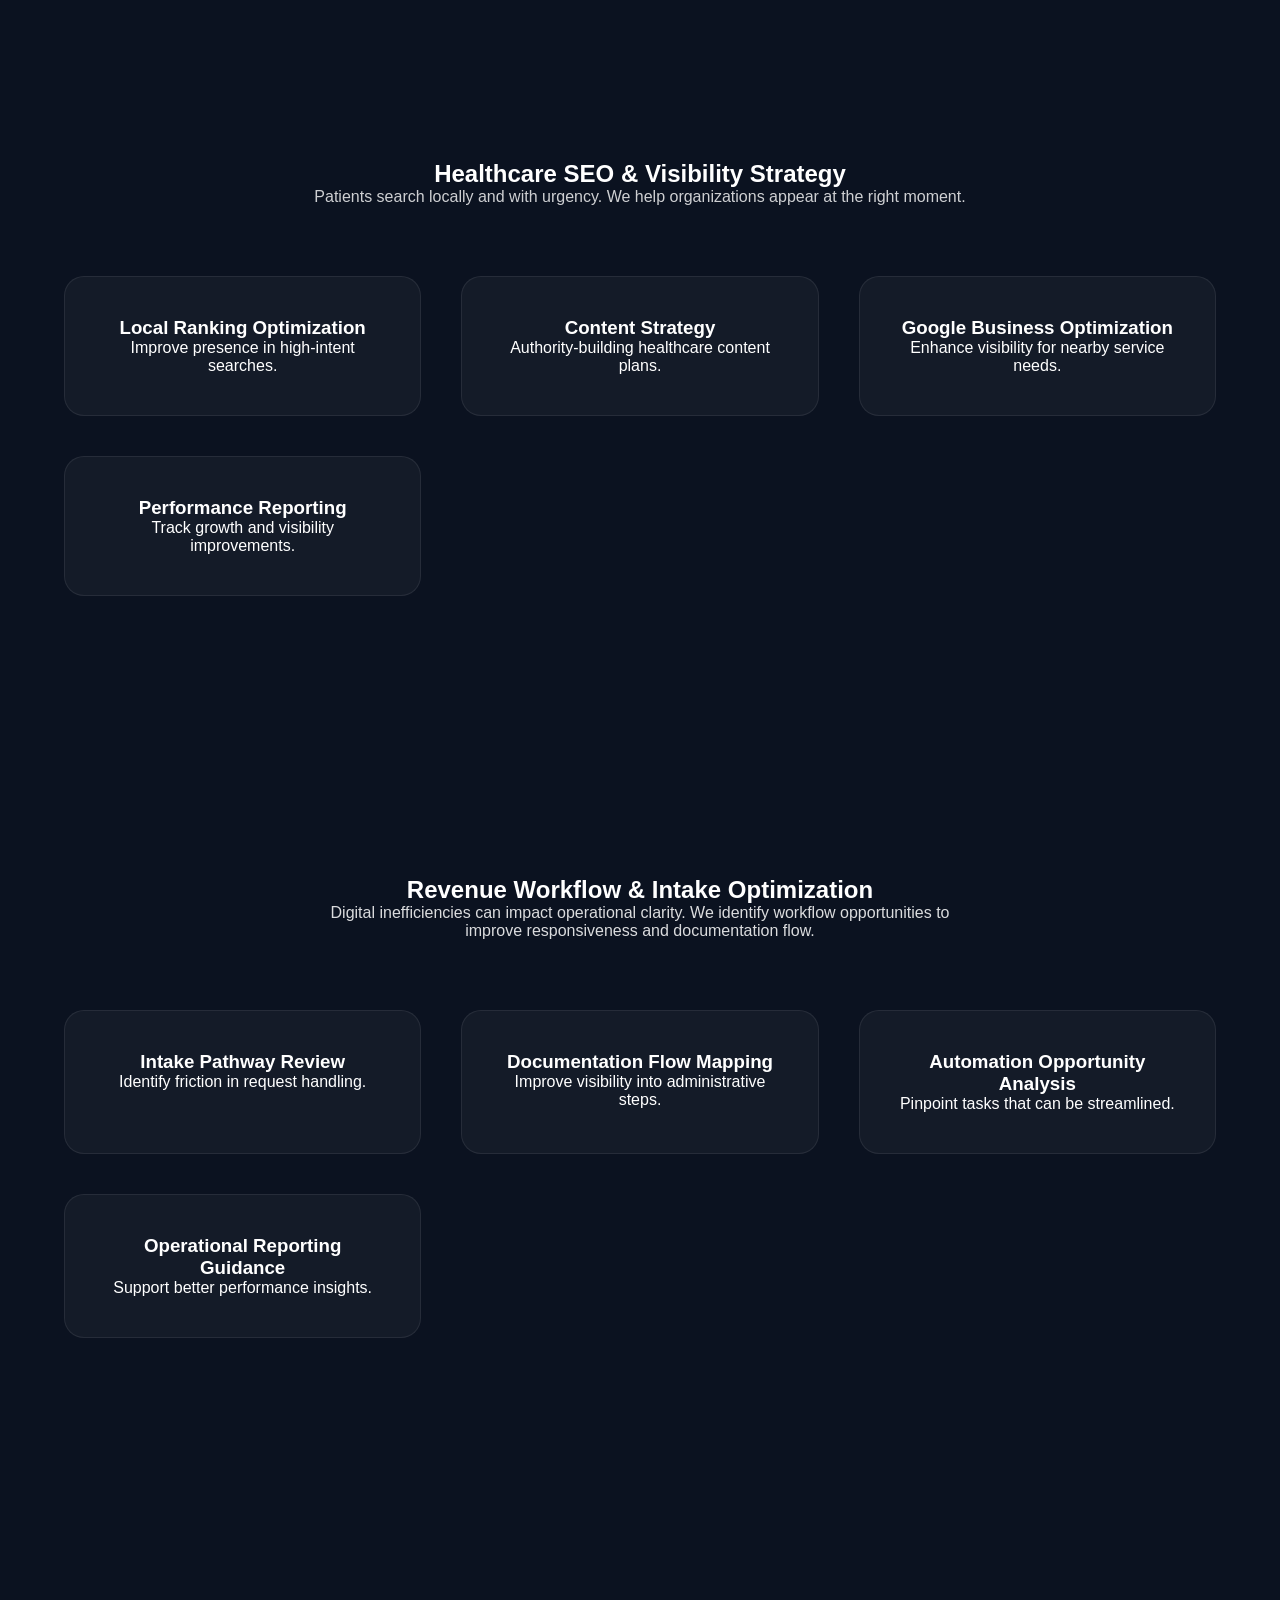
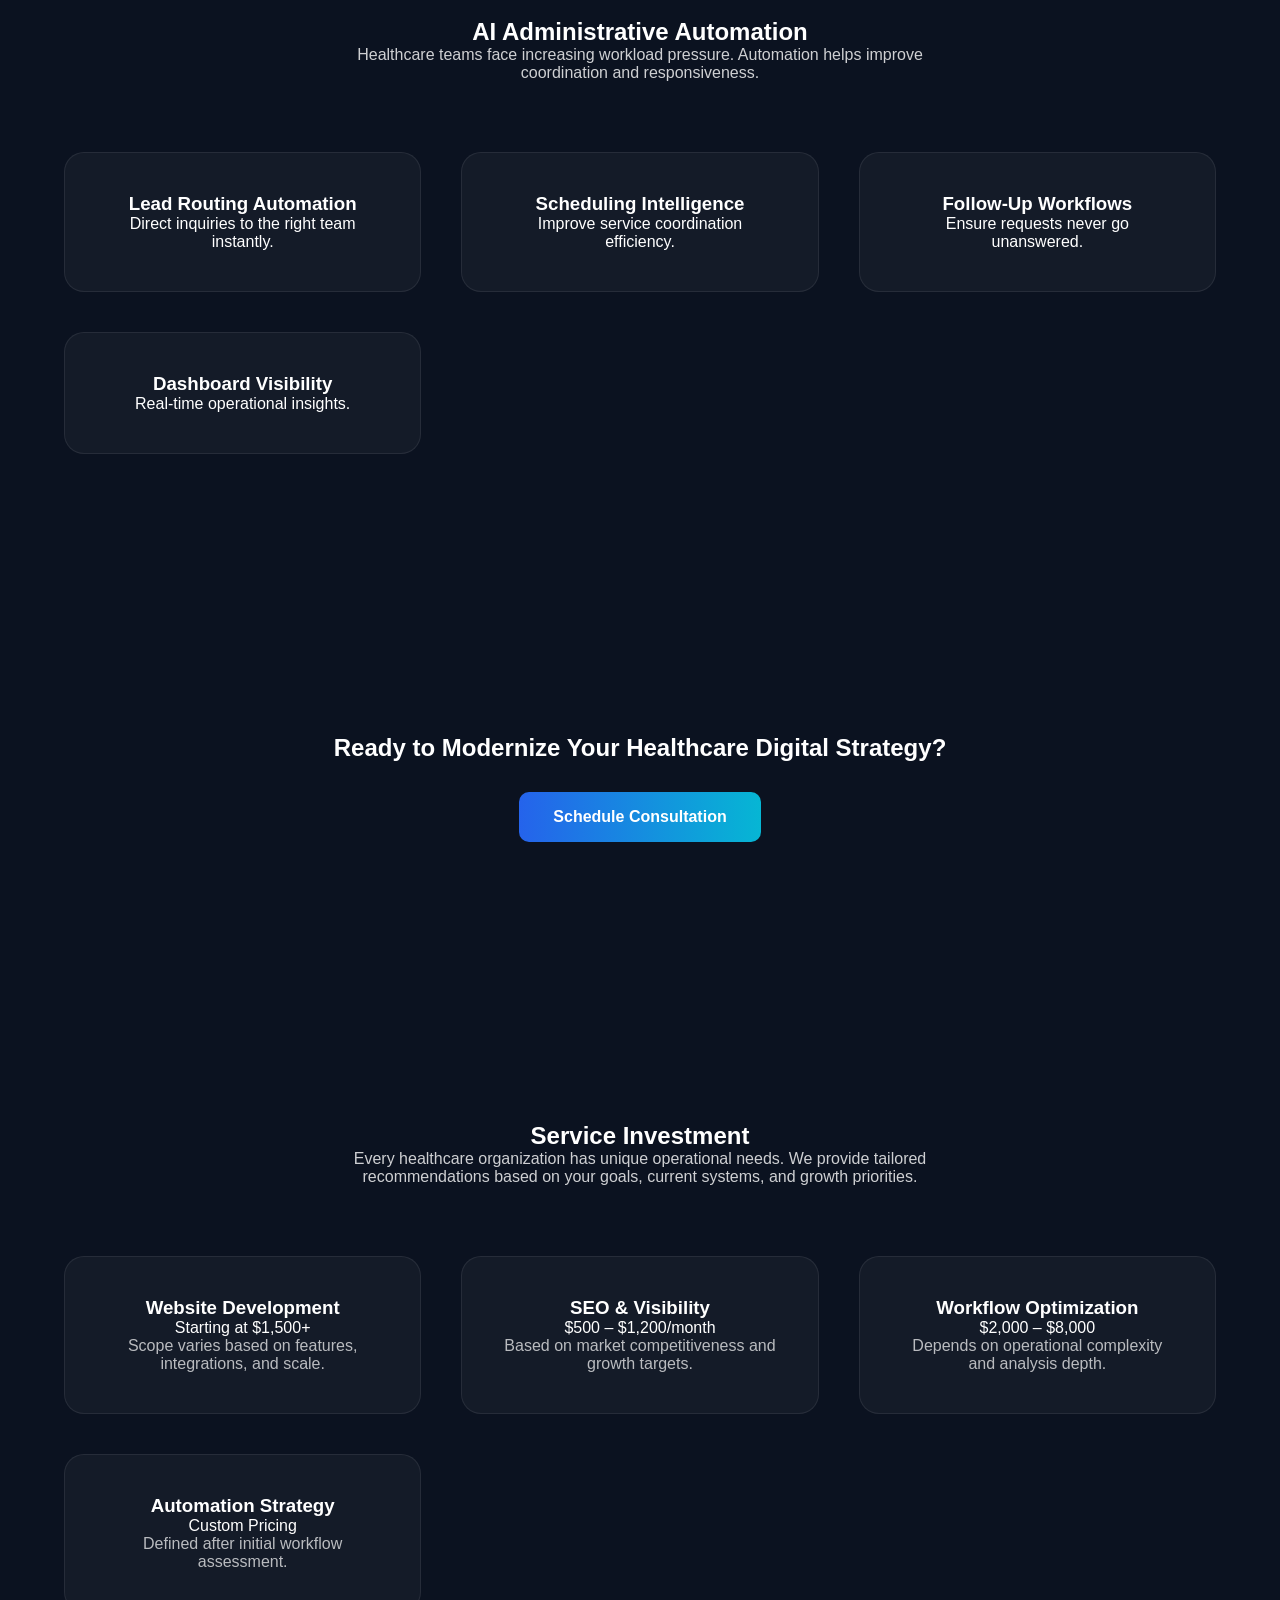
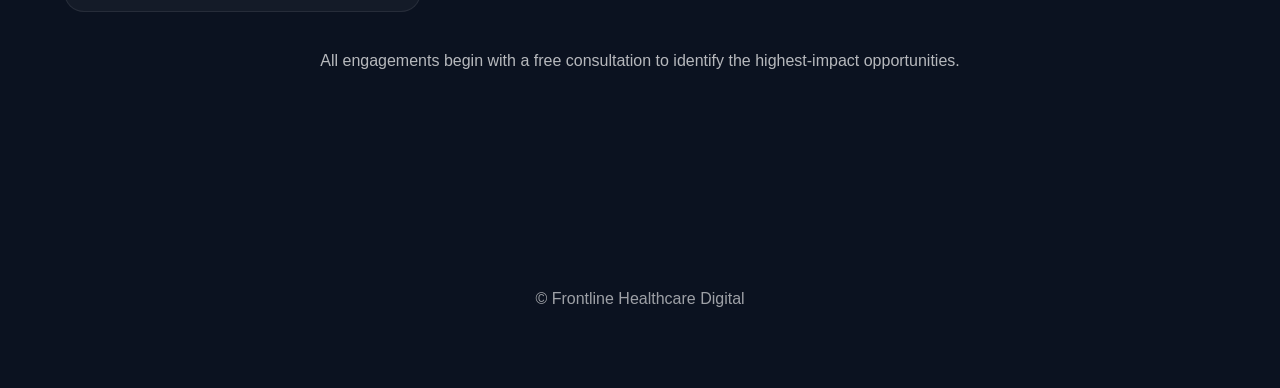
<file: services.html>
<!DOCTYPE html>
<html>
<head>
<title>Services | Healthcare Digital Services</title>
<link rel="stylesheet" href="style.css">
<script defer src="script.js"></script>
</head>

<body>

<nav>
<div class="container">
<span class="logo">Frontline Healthcare Digital</span>

<ul>
<li><a href="index.html">Home</a></li>
<li><a href="services.html">Services</a></li>
<li><a href="about.html">About</a></li>
<li><a href="contact.html">Contact</a></li>
</ul>
</div>
</nav>

<!-- HERO -->

<section class="hero">
<div class="container">

<h1>Healthcare Digital Services<br>Built for Growth & Efficiency</h1>

<p style="max-width:600px;opacity:.85;">
We help healthcare organizations modernize their digital presence,
increase patient visibility, and streamline administrative workflows.
</p>

<a class="btn" href="contact.html">Request Free Audit</a>

</div>
</section>

<!-- SERVICE 1 -->

<section class="section center">

<div class="container">

<h2>Healthcare Website Development</h2>

<div class="services">

<div class="card">
<h3>High-Credibility Design</h3>
<p>Modern layouts that build patient trust and authority.</p>
</div>

<div class="card">
<h3>Mobile Optimization</h3>
<p>Designed for patients searching from phones.</p>
</div>

<div class="card">
<h3>Conversion Strategy</h3>
<p>Inquiry funnels that turn visitors into requests.</p>
</div>

<div class="card">
<h3>Performance Hosting Guidance</h3>
<p>Fast-loading experiences that improve SEO outcomes.</p>
</div>

</div>

</div>

</section>

<!-- SERVICE 2 -->

<section class="section center">

<div class="container">

<h2>Healthcare SEO & Visibility Strategy</h2>

<p style="max-width:700px;margin:auto;opacity:.8;">
Patients search locally and with urgency.  
We help organizations appear at the right moment.
</p>

<div class="services">

<div class="card">
<h3>Local Ranking Optimization</h3>
<p>Improve presence in high-intent searches.</p>
</div>

<div class="card">
<h3>Content Strategy</h3>
<p>Authority-building healthcare content plans.</p>
</div>

<div class="card">
<h3>Google Business Optimization</h3>
<p>Enhance visibility for nearby service needs.</p>
</div>

<div class="card">
<h3>Performance Reporting</h3>
<p>Track growth and visibility improvements.</p>
</div>

</div>

</div>

</section>

<!-- SERVICE 3 -->

<section class="section center">

<div class="container">

<h2>Revenue Workflow & Intake Optimization</h2>

<p style="max-width:650px;margin:auto;opacity:.85;">
Digital inefficiencies can impact operational clarity.
We identify workflow opportunities to improve responsiveness and documentation flow.
</p>

<div class="services">

<div class="card">
<h3>Intake Pathway Review</h3>
<p>Identify friction in request handling.</p>
</div>

<div class="card">
<h3>Documentation Flow Mapping</h3>
<p>Improve visibility into administrative steps.</p>
</div>

<div class="card">
<h3>Automation Opportunity Analysis</h3>
<p>Pinpoint tasks that can be streamlined.</p>
</div>

<div class="card">
<h3>Operational Reporting Guidance</h3>
<p>Support better performance insights.</p>
</div>

</div>

</div>

</section>

<!-- SERVICE 4 -->

<section class="section center">

<div class="container">

<h2>AI Administrative Automation</h2>

<p style="max-width:650px;margin:auto;opacity:.8;">
Healthcare teams face increasing workload pressure.  
Automation helps improve coordination and responsiveness.
</p>

<div class="services">

<div class="card">
<h3>Lead Routing Automation</h3>
<p>Direct inquiries to the right team instantly.</p>
</div>

<div class="card">
<h3>Scheduling Intelligence</h3>
<p>Improve service coordination efficiency.</p>
</div>

<div class="card">
<h3>Follow-Up Workflows</h3>
<p>Ensure requests never go unanswered.</p>
</div>

<div class="card">
<h3>Dashboard Visibility</h3>
<p>Real-time operational insights.</p>
</div>

</div>

</div>

</section>

<!-- CTA -->

<section class="section center">

<div class="container">

<h2>Ready to Modernize Your Healthcare Digital Strategy?</h2>

<a class="btn" href="contact.html">Schedule Consultation</a>

</div>

</section>
<section class="section center">

<div class="container">

<h2>Service Investment</h2>

<p style="max-width:700px;margin:auto;opacity:.8;">
Every healthcare organization has unique operational needs.  
We provide tailored recommendations based on your goals, current systems, and growth priorities.
</p>

<div class="services">

<div class="card">
<h3>Website Development</h3>
<p>Starting at $1,500+</p>
<p style="opacity:.7;">Scope varies based on features, integrations, and scale.</p>
</div>

<div class="card">
<h3>SEO & Visibility</h3>
<p>$500 – $1,200/month</p>
<p style="opacity:.7;">Based on market competitiveness and growth targets.</p>
</div>

<div class="card">
<h3>Workflow Optimization</h3>
<p>$2,000 – $8,000</p>
<p style="opacity:.7;">Depends on operational complexity and analysis depth.</p>
</div>

<div class="card">
<h3>Automation Strategy</h3>
<p>Custom Pricing</p>
<p style="opacity:.7;">Defined after initial workflow assessment.</p>
</div>

</div>

<p style="margin-top:40px;opacity:.7;">
All engagements begin with a free consultation to identify the highest-impact opportunities.
</p>

</div>

</section>
  
<footer>
© Frontline Healthcare Digital
</footer>

<div class="ribbon">
<a href="contact.html">🚑 Get Your Free Healthcare Digital Audit</a>
</div>

</body>
</html>
</file>
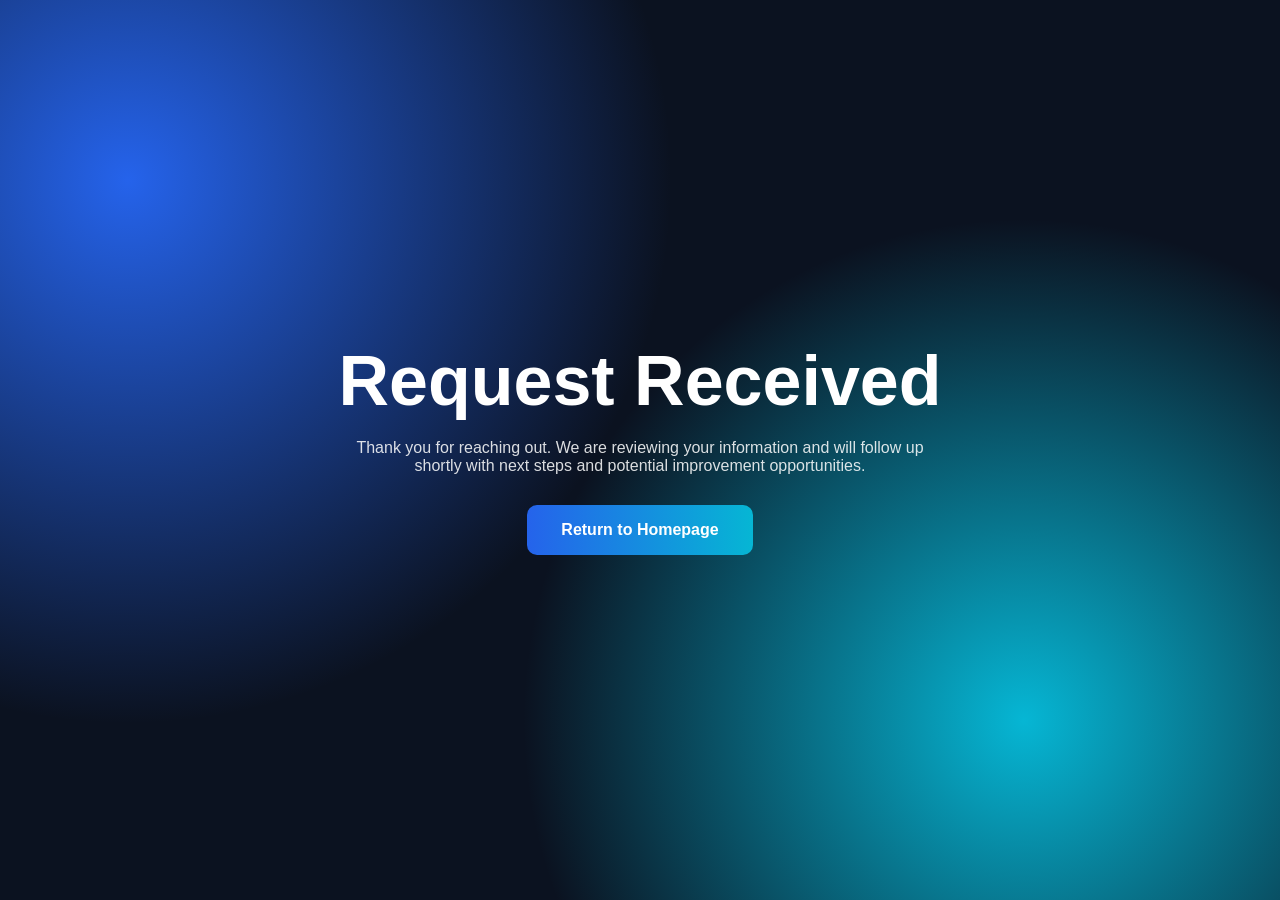
<file: thankyou.html>
<!DOCTYPE html>
<html>
<head>
<title>Thank You | Frontline Healthcare Digital</title>
<link rel="stylesheet" href="style.css">
</head>

<body>

<section class="hero">
<div class="container center">

<h1>Request Received</h1>

<p style="max-width:600px;margin:auto;opacity:.85;">
Thank you for reaching out. We are reviewing your information and will follow up shortly with next steps and potential improvement opportunities.
</p>

<a class="btn" href="index.html">Return to Homepage</a>

</div>
</section>

</body>
</html>
</file>
<file: style.css>
*{
margin:0;
padding:0;
box-sizing:border-box;
font-family:Inter, sans-serif;
}

body{
background:#0b1220;
color:white;
overflow-x:hidden;
}

/* NAV */

nav{
position:fixed;
width:100%;
top:0;
background:rgba(11,18,32,.6);
backdrop-filter:blur(12px);
padding:20px 0;
z-index:999;
}

.container{
width:90%;
max-width:1200px;
margin:auto;
}

.logo{
font-size:22px;
font-weight:700;
}

nav ul{
float:right;
list-style:none;
}

nav li{
display:inline;
margin-left:30px;
}

nav a{
color:white;
text-decoration:none;
opacity:.85;
}

/* HERO */

.hero{
height:100vh;
display:flex;
align-items:center;
background:
radial-gradient(circle at 10% 20%, #2563eb 0%, transparent 40%),
radial-gradient(circle at 80% 80%, #06b6d4 0%, transparent 40%);
background-attachment:fixed;
}

.hero h1{
font-size:70px;
line-height:1.05;
margin-bottom:20px;
}

.btn{
display:inline-block;
margin-top:30px;
padding:16px 34px;
background:linear-gradient(90deg,#2563eb,#06b6d4);
border-radius:10px;
text-decoration:none;
color:white;
font-weight:600;
transition:.3s;
}

.btn:hover{
transform:translateY(-4px);
box-shadow:0 20px 40px rgba(37,99,235,.4);
}

/* SECTIONS */

.section{
padding:140px 0;
}

.center{
text-align:center;
}

.services{
display:grid;
grid-template-columns:repeat(auto-fit,minmax(260px,1fr));
gap:40px;
margin-top:70px;
}

.card{
background:rgba(255,255,255,.04);
padding:40px;
border-radius:20px;
border:1px solid rgba(255,255,255,.08);
opacity:0;
transform:translateY(60px);
transition:.7s;
}

.card.show{
opacity:1;
transform:translateY(0);
}

.card:hover{
transform:translateY(-10px);
}

/* COUNTERS */

.metrics{
display:flex;
justify-content:space-around;
margin-top:80px;
}

.metric h2{
font-size:52px;
color:#06b6d4;
}

/* CTA RIBBON */

.ribbon{
position:fixed;
bottom:0;
width:100%;
background:linear-gradient(90deg,#2563eb,#06b6d4);
padding:14px;
text-align:center;
z-index:999;
}

.ribbon a{
color:white;
font-weight:700;
text-decoration:none;
}

/* FOOTER */

footer{
padding:80px 0;
text-align:center;
opacity:.6;
}
.contact-card{
background:rgba(255,255,255,.05);
padding:50px;
border-radius:20px;
border:1px solid rgba(255,255,255,.08);
max-width:800px;
margin:auto;
margin-top:50px;
}

.form-grid{
display:grid;
grid-template-columns:1fr 1fr;
gap:18px;
margin-top:25px;
}

.form-grid textarea{
grid-column:span 2;
min-height:120px;
}

.contact-card input,
.contact-card textarea{
width:100%;
padding:16px;
border-radius:10px;
border:1px solid rgba(255,255,255,.15);
background:rgba(0,0,0,.3);
color:white;
font-size:15px;
}

.contact-card input:focus,
.contact-card textarea:focus{
outline:none;
border-color:#06b6d4;
box-shadow:0 0 0 2px rgba(6,182,212,.25);
}

.form-button{
margin-top:30px;
text-align:center;
}

.form-button .btn{
font-size:18px;
padding:18px 40px;
}
.contact-card select{
width:100%;
padding:16px;
border-radius:10px;
border:1px solid rgba(255,255,255,.15);
background:rgba(0,0,0,.3);
color:#ffffff;
font-size:15px;
appearance:none;
-webkit-appearance:none;
-moz-appearance:none;
cursor:pointer;
}

/* Dropdown arrow */

.contact-card select{
background-image:url("data:image/svg+xml;charset=UTF-8,%3Csvg fill='white' height='20' viewBox='0 0 20 20' width='20' xmlns='http://www.w3.org/2000/svg'%3E%3Cpath d='M5 7l5 5 5-5z'/%3E%3C/svg%3E");
background-repeat:no-repeat;
background-position:right 15px center;
background-size:16px;
}

/* Fix dropdown options (some browsers) */
.contact-card select option{
background:#0b1220;
color:white;
}
/* MOBILE */

@media(max-width:700px){

.form-grid{
grid-template-columns:1fr;
}

.form-grid textarea{
grid-column:span 1;
}

}
</file>
